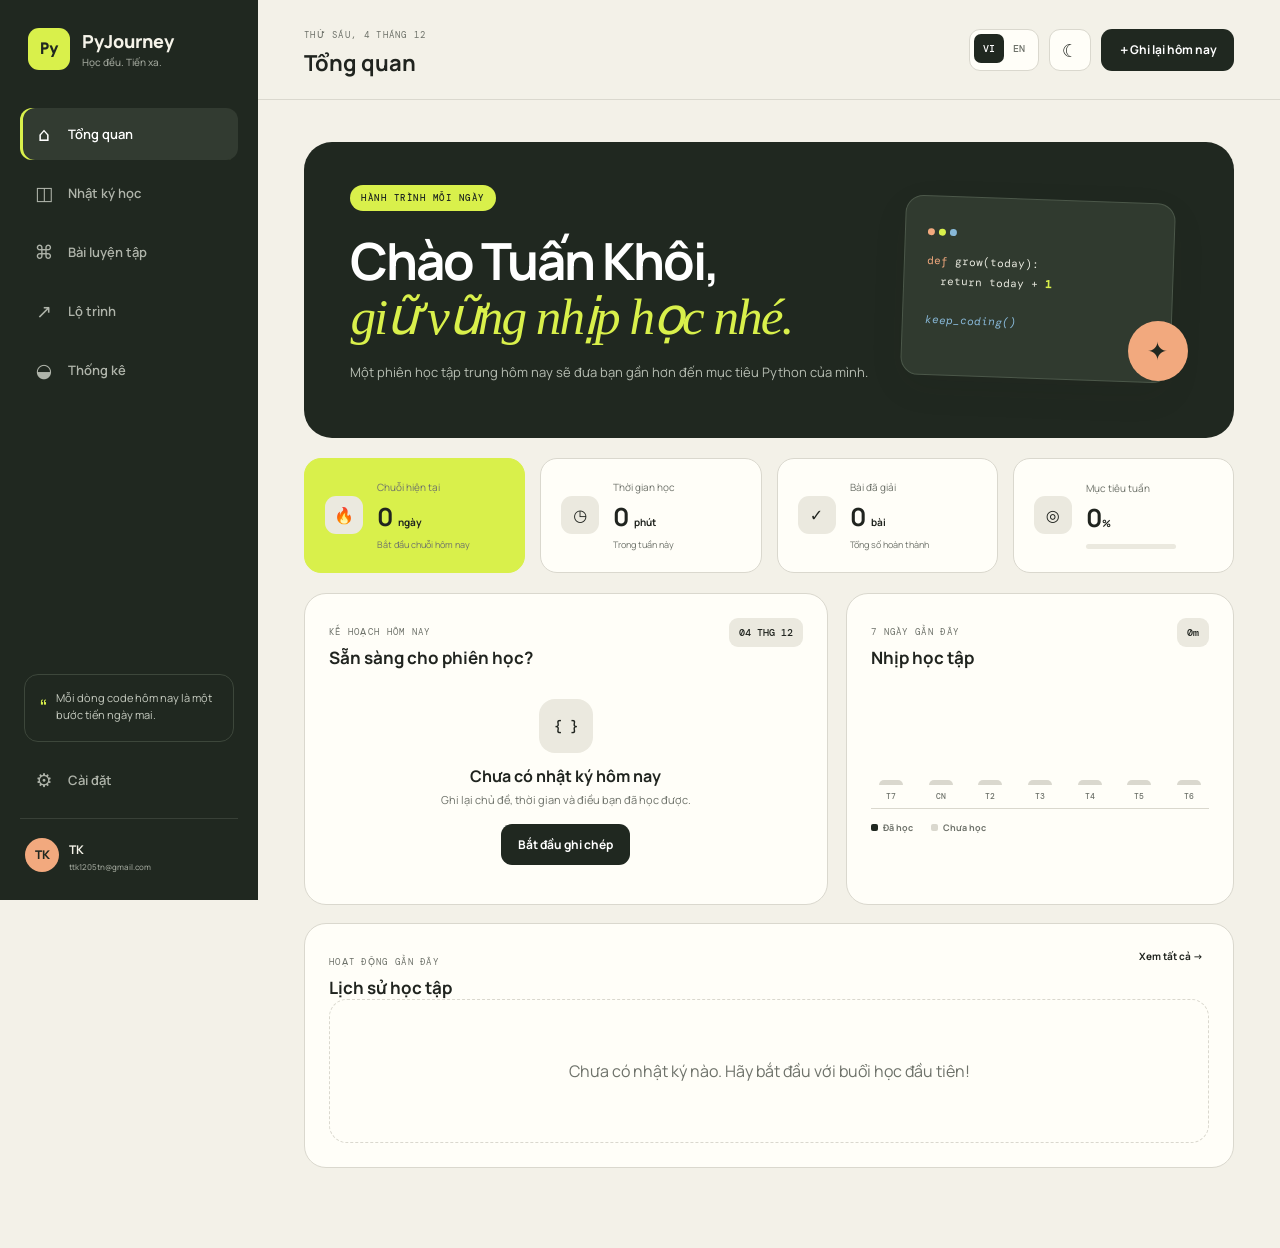
<file: index.html>
<!doctype html>
<html lang="vi">
<head>
  <meta charset="UTF-8">
  <meta name="viewport" content="width=device-width, initial-scale=1.0">
  <meta name="theme-color" content="#161a17">
  <meta name="description" content="PyJourney — nhật ký học và luyện tập Python mỗi ngày.">
  <title>PyJourney · Python learning tracker</title>
  <link rel="manifest" href="manifest.webmanifest">
  <link rel="icon" href="assets/icon.svg" type="image/svg+xml">
  <link rel="stylesheet" href="styles.css">
</head>
<body>
  <div class="app-shell">
    <aside class="sidebar" id="sidebar">
      <div class="brand"><span class="brand-mark">Py</span><span>PyJourney<small data-i18n="brandSub">Học đều. Tiến xa.</small></span></div>
      <nav id="nav">
        <button class="nav-item active" data-view="dashboard"><span>⌂</span><b data-i18n="navDashboard">Tổng quan</b></button>
        <button class="nav-item" data-view="journal"><span>◫</span><b data-i18n="navJournal">Nhật ký học</b></button>
        <button class="nav-item" data-view="exercises"><span>⌘</span><b data-i18n="navExercises">Bài luyện tập</b></button>
        <button class="nav-item" data-view="roadmap"><span>↗</span><b data-i18n="navRoadmap">Lộ trình</b></button>
        <button class="nav-item" data-view="insights"><span>◒</span><b data-i18n="navInsights">Thống kê</b></button>
      </nav>
      <div class="sidebar-bottom">
        <div class="quote"><span>“</span><p data-i18n="quote">Mỗi dòng code hôm nay là một bước tiến ngày mai.</p></div>
        <button class="nav-item" data-view="settings"><span>⚙</span><b data-i18n="navSettings">Cài đặt</b></button>
        <div class="profile"><div class="avatar">TK</div><div><strong>TK</strong><small>ttk1205tn@gmail.com</small></div></div>
      </div>
    </aside>

    <main>
      <header>
        <button class="icon-button menu-button" id="menuButton" aria-label="Menu">☰</button>
        <div class="header-title"><small id="eyebrow">MONDAY · 17 AUGUST</small><h1 id="pageTitle">Tổng quan</h1></div>
        <div class="header-actions">
          <button class="lang-switch" id="langSwitch"><span class="active">VI</span><span>EN</span></button>
          <button class="icon-button" id="themeButton" aria-label="Theme">☾</button>
          <button class="primary-button" id="quickLog"><span>＋</span><span data-i18n="logToday">Ghi lại hôm nay</span></button>
        </div>
      </header>

      <section class="view active" id="dashboardView">
        <div class="hero">
          <div><span class="pill" data-i18n="dayJourney">HÀNH TRÌNH MỖI NGÀY</span><h2><span data-i18n="hello">Chào Tuấn Khôi,</span><br><em data-i18n="keepMomentum">giữ vững nhịp học nhé.</em></h2><p data-i18n="heroText">Một phiên học tập trung hôm nay sẽ đưa bạn gần hơn đến mục tiêu Python của mình.</p></div>
          <div class="hero-art" aria-hidden="true"><div class="code-card"><i></i><i></i><i></i><pre><span>def</span> grow(today):
  return today + <b>1</b>

<em>keep_coding()</em></pre></div><div class="orbit">✦</div></div>
        </div>

        <div class="stats-grid">
          <article class="stat-card accent"><div class="stat-icon">🔥</div><div><small data-i18n="currentStreak">Chuỗi hiện tại</small><strong><span id="streakValue">0</span> <i data-i18n="days">ngày</i></strong><p id="streakHint">Bắt đầu chuỗi hôm nay</p></div></article>
          <article class="stat-card"><div class="stat-icon">◷</div><div><small data-i18n="studyTime">Thời gian học</small><strong><span id="minutesValue">0</span> <i data-i18n="minutes">phút</i></strong><p data-i18n="thisWeek">Trong tuần này</p></div></article>
          <article class="stat-card"><div class="stat-icon">✓</div><div><small data-i18n="solved">Bài đã giải</small><strong><span id="solvedValue">0</span> <i data-i18n="exercises">bài</i></strong><p data-i18n="totalCompleted">Tổng số hoàn thành</p></div></article>
          <article class="stat-card"><div class="stat-icon">◎</div><div><small data-i18n="weeklyGoal">Mục tiêu tuần</small><strong><span id="goalValue">0</span><i>%</i></strong><div class="progress"><span id="goalBar"></span></div></div></article>
        </div>

        <div class="dashboard-grid">
          <article class="panel today-panel"><div class="panel-head"><div><small data-i18n="todayPlan">KẾ HOẠCH HÔM NAY</small><h3 data-i18n="readySession">Sẵn sàng cho phiên học?</h3></div><span class="date-badge" id="dateBadge"></span></div><div id="todayEmpty" class="empty-state"><div class="empty-icon">{ }</div><h4 data-i18n="noLog">Chưa có nhật ký hôm nay</h4><p data-i18n="noLogDesc">Ghi lại chủ đề, thời gian và điều bạn đã học được.</p><button class="primary-button open-log" data-i18n="startLogging">Bắt đầu ghi chép</button></div><div id="todaySummary" class="today-summary hidden"></div></article>
          <article class="panel"><div class="panel-head"><div><small data-i18n="last7Days">7 NGÀY GẦN ĐÂY</small><h3 data-i18n="consistency">Nhịp học tập</h3></div><span class="trend" id="weekTotal">0m</span></div><div class="week-chart" id="weekChart"></div><div class="chart-caption"><span><i class="dot study"></i><b data-i18n="studied">Đã học</b></span><span><i class="dot rest"></i><b data-i18n="rest">Chưa học</b></span></div></article>
        </div>
        <article class="panel recent-panel"><div class="panel-head"><div><small data-i18n="recentActivity">HOẠT ĐỘNG GẦN ĐÂY</small><h3 data-i18n="learningHistory">Lịch sử học tập</h3></div><button class="text-button" data-view-jump="journal" data-i18n="viewAll">Xem tất cả →</button></div><div id="recentLogs"></div></article>
      </section>

      <section class="view" id="journalView"><div class="section-intro"><div><span class="pill" data-i18n="dailyRecord">GHI CHÉP MỖI NGÀY</span><h2 data-i18n="journalTitle">Nhật ký học Python</h2><p data-i18n="journalDesc">Theo dõi thời gian, kiến thức và cảm nhận sau mỗi phiên học.</p></div><button class="primary-button open-log">＋ <span data-i18n="newLog">Nhật ký mới</span></button></div><div class="filter-row"><input id="logSearch" type="search" data-i18n-placeholder="searchLogs" placeholder="Tìm theo chủ đề hoặc ghi chú..."><select id="moodFilter"><option value="" data-i18n="allMoods">Mọi trạng thái</option><option value="great">🤩 Great</option><option value="good">🙂 Good</option><option value="okay">😐 Okay</option><option value="hard">😓 Hard</option></select></div><div class="journal-list" id="journalList"></div></section>

      <section class="view" id="exercisesView"><div class="section-intro"><div><span class="pill">CODE · PRACTICE · REPEAT</span><h2 data-i18n="exerciseTitle">Bài luyện tập</h2><p data-i18n="exerciseDesc">Đánh dấu bài đã hoàn thành và xây nền tảng từng bước.</p></div><button class="secondary-button" id="addExercise">＋ <span data-i18n="addExercise">Thêm bài riêng</span></button></div><div class="exercise-filters" id="exerciseFilters"><button class="active" data-filter="all" data-i18n="all">Tất cả</button><button data-filter="beginner" data-i18n="beginner">Cơ bản</button><button data-filter="intermediate" data-i18n="intermediate">Trung cấp</button><button data-filter="advanced" data-i18n="advanced">Nâng cao</button></div><div class="exercise-grid" id="exerciseGrid"></div></section>

      <section class="view" id="roadmapView"><div class="section-intro"><div><span class="pill" data-i18n="yourPath">CON ĐƯỜNG CỦA BẠN</span><h2 data-i18n="roadmapTitle">Lộ trình Python</h2><p data-i18n="roadmapDesc">Một lộ trình có cấu trúc, từ cú pháp đến dự án thực tế.</p></div></div><div class="roadmap" id="roadmapList"></div></section>

      <section class="view" id="insightsView"><div class="section-intro"><div><span class="pill" data-i18n="lookBack">NHÌN LẠI ĐỂ TIẾN LÊN</span><h2 data-i18n="insightsTitle">Thống kê học tập</h2><p data-i18n="insightsDesc">Hiểu thói quen của bạn và điều chỉnh kế hoạch thông minh hơn.</p></div></div><div class="stats-grid insight-stats" id="insightStats"></div><div class="dashboard-grid"><article class="panel"><div class="panel-head"><h3 data-i18n="timeByTopic">Thời gian theo chủ đề</h3></div><div id="topicBars" class="topic-bars"></div></article><article class="panel"><div class="panel-head"><h3 data-i18n="moodOverview">Cảm nhận sau buổi học</h3></div><div id="moodChart" class="mood-chart"></div></article></div></section>

      <section class="view" id="settingsView"><div class="section-intro"><div><span class="pill" data-i18n="personalize">CÁ NHÂN HÓA</span><h2 data-i18n="settingsTitle">Cài đặt</h2><p data-i18n="settingsDesc">Điều chỉnh mục tiêu, ngôn ngữ và quản lý dữ liệu.</p></div></div><div class="settings-grid"><article class="panel setting-card"><h3 data-i18n="learningGoal">Mục tiêu học tập</h3><label><span data-i18n="weeklyMinutes">Số phút mỗi tuần</span><input type="number" id="weeklyGoalInput" min="30" max="5000" step="30"></label><button class="primary-button" id="saveSettings" data-i18n="saveChanges">Lưu thay đổi</button></article><article class="panel setting-card"><h3 data-i18n="dataManagement">Quản lý dữ liệu</h3><p data-i18n="dataDesc">Xuất bản sao lưu định kỳ để dữ liệu luôn thuộc về bạn.</p><div class="button-stack"><button class="secondary-button" id="exportData" data-i18n="exportData">Xuất dữ liệu (.json)</button><label class="secondary-button file-button"><span data-i18n="importData">Nhập dữ liệu</span><input type="file" id="importData" accept="application/json"></label><button class="danger-button" id="resetData" data-i18n="resetData">Xóa toàn bộ dữ liệu</button></div></article><article class="panel setting-card"><h3 data-i18n="aboutApp">Về ứng dụng</h3><p>PyJourney v1.0 · PWA</p><p><span data-i18n="owner">Chủ sở hữu</span>: <a href="mailto:ttk1205tn@gmail.com">ttk1205tn@gmail.com</a></p><p data-i18n="privacyNote">Dữ liệu hiện chỉ được lưu trên thiết bị này và không gửi tới máy chủ.</p></article></div></section>
    </main>
  </div>

  <dialog id="logDialog"><form id="logForm"><div class="dialog-head"><div><small data-i18n="dailySession">DAILY SESSION</small><h2 data-i18n="recordStudy">Ghi lại buổi học</h2></div><button type="button" data-close="logDialog" class="close-button" aria-label="Close">×</button></div><div class="form-grid"><label><span data-i18n="date">Ngày</span><input required type="date" name="date"></label><label><span data-i18n="duration">Thời lượng (phút)</span><input required type="number" name="minutes" min="1" max="1440" placeholder="45"></label><label class="full"><span data-i18n="topic">Chủ đề</span><input required name="topic" maxlength="80" data-i18n-placeholder="topicPlaceholder" placeholder="Ví dụ: List comprehension"></label><label><span data-i18n="mood">Cảm nhận</span><select name="mood"><option value="great">🤩 Great</option><option value="good">🙂 Good</option><option value="okay">😐 Okay</option><option value="hard">😓 Hard</option></select></label><label><span data-i18n="exerciseCount">Số bài đã giải</span><input type="number" name="solved" min="0" max="999" value="0"></label><label class="full"><span data-i18n="learned">Hôm nay bạn học được gì?</span><textarea required name="notes" rows="5" maxlength="1000" data-i18n-placeholder="notesPlaceholder" placeholder="Ghi lại khái niệm, lỗi sai hoặc khám phá mới..."></textarea></label></div><div class="dialog-actions"><button type="button" data-close="logDialog" class="secondary-button" data-i18n="cancel">Hủy</button><button type="submit" class="primary-button" data-i18n="saveLog">Lưu nhật ký</button></div></form></dialog>
  <dialog id="exerciseDialog"><form id="exerciseForm"><div class="dialog-head"><h2 data-i18n="addExercise">Thêm bài riêng</h2><button type="button" data-close="exerciseDialog" class="close-button">×</button></div><label><span data-i18n="exerciseName">Tên bài tập</span><input required name="title" maxlength="100"></label><label><span data-i18n="level">Cấp độ</span><select name="level"><option value="beginner" data-i18n="beginner">Cơ bản</option><option value="intermediate" data-i18n="intermediate">Trung cấp</option><option value="advanced" data-i18n="advanced">Nâng cao</option></select></label><label><span data-i18n="description">Mô tả</span><textarea name="description" rows="3"></textarea></label><div class="dialog-actions"><button type="button" data-close="exerciseDialog" class="secondary-button" data-i18n="cancel">Hủy</button><button type="submit" class="primary-button" data-i18n="add">Thêm</button></div></form></dialog>
  <div class="toast" id="toast"></div>
  <script src="app.js"></script>
</body>
</html>
</file>
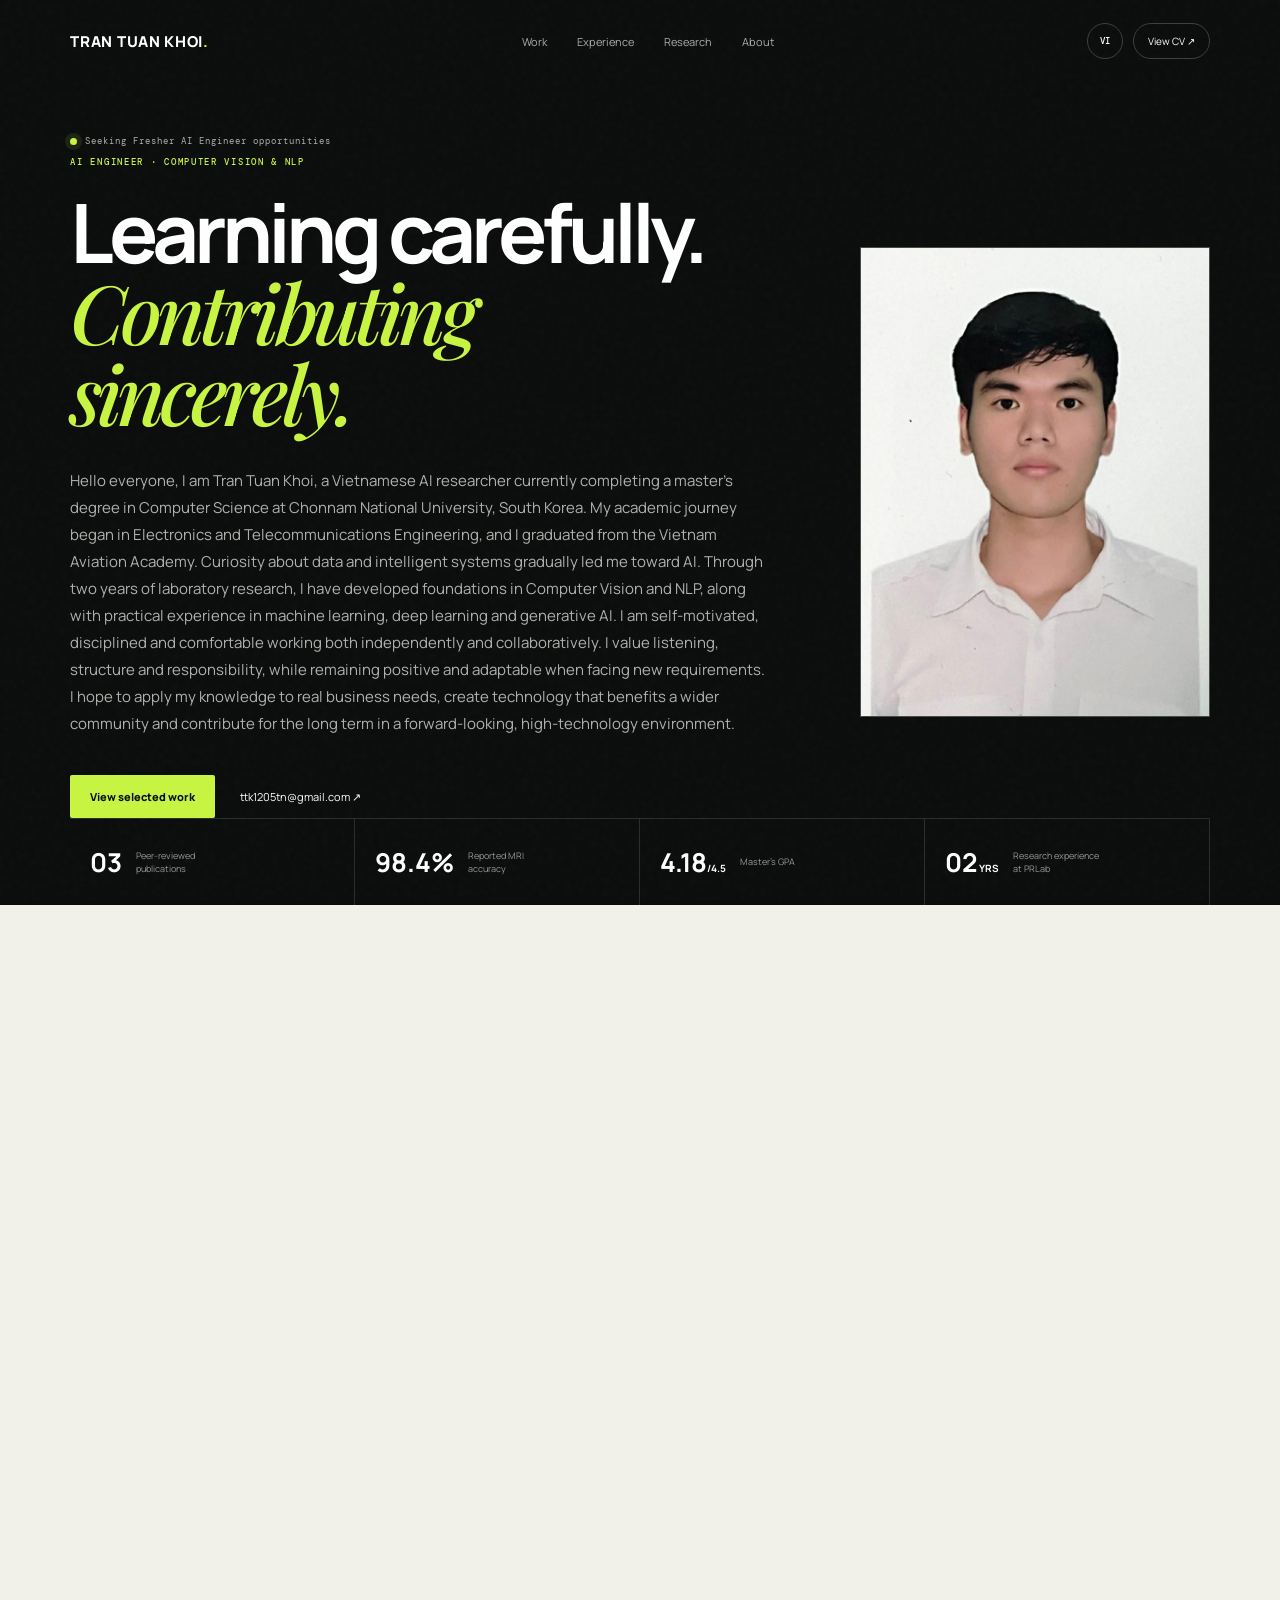
<file: portfolio/index.html>
<!doctype html>
<html lang="en">
<head>
  <meta charset="UTF-8"><meta name="viewport" content="width=device-width,initial-scale=1">
  <meta name="theme-color" content="#0b0d0c"><meta name="description" content="Tuan Khoi Tran — AI Engineer focused on computer vision, multimodal learning and intelligent retrieval.">
  <title>Tuan Khoi Tran · AI Engineer</title><link rel="icon" href="../assets/icon.svg"><link rel="stylesheet" href="portfolio.css"><link rel="stylesheet" href="experience.css"><link rel="stylesheet" href="updates.css">
</head>
<body>
  <div class="noise"></div>
  <nav><a class="logo" href="#top">TRAN TUAN KHOI<span>.</span></a><div class="navlinks"><a href="#work" data-en="Work" data-vi="Dự án">Work</a><a href="#experience" data-en="Experience" data-vi="Kinh nghiệm">Experience</a><a href="#research" data-en="Research" data-vi="Nghiên cứu">Research</a><a href="#about" data-en="About" data-vi="Giới thiệu">About</a></div><div class="nav-actions"><button id="lang">VI</button><a class="cv-link" href="cv.html?v=roles-20260819" data-en="View CV ↗" data-vi="Xem CV ↗">View CV ↗</a></div></nav>
  <main id="top">
    <section class="hero reveal">
      <div class="availability"><i></i><span data-en="Seeking Fresher AI Engineer opportunities" data-vi="Tìm kiếm cơ hội AI Engineer Fresher">Seeking Fresher AI Engineer opportunities</span></div>
      <div class="hero-grid"><div><p class="eyebrow">AI ENGINEER · COMPUTER VISION & NLP</p><h1><span data-en="Learning carefully." data-vi="Học hỏi nghiêm túc.">Learning carefully.</span><br><em data-en="Contributing sincerely." data-vi="Đóng góp chân thành.">Contributing sincerely.</em></h1><p class="lead" data-en="Hello everyone, I am Tuan Khoi, a Vietnamese AI researcher currently completing a master's degree in Computer Science at Chonnam National University, South Korea. My academic journey began in Electronics and Telecommunications Engineering, and I graduated from the Vietnam Aviation Academy. Curiosity about data and intelligent systems gradually led me toward AI. Through two years of laboratory research, I have developed foundations in Computer Vision and NLP, along with practical experience in machine learning, deep learning and generative AI. I am self-motivated, disciplined and comfortable working both independently and collaboratively. I value listening, structure and responsibility, while remaining positive and adaptable when facing new requirements. I hope to apply my knowledge to real business needs, create technology that benefits a wider community and contribute for the long term in a forward-looking, high-technology environment." data-vi="Kính chào mọi người, tôi là Tuấn Khôi, một nghiên cứu viên AI người Việt Nam hiện đang hoàn thành chương trình thạc sĩ Khoa học Máy tính tại Đại học Quốc gia Chonnam, Hàn Quốc. Hành trình học tập của tôi bắt đầu từ ngành Điện tử Viễn thông và tốt nghiệp tại Học viện Hàng không Việt Nam; sự tò mò về dữ liệu và các hệ thống thông minh đã từng bước đưa tôi đến với AI. Qua hai năm nghiên cứu tại phòng thí nghiệm, tôi xây dựng nền tảng về Computer Vision và NLP, cùng kinh nghiệm thực hành về machine learning, deep learning và AI tạo sinh. Tôi là người có tinh thần tự học, kỷ luật, có thể làm việc độc lập và phối hợp tốt trong tập thể. Tôi đề cao việc lắng nghe, làm việc có cấu trúc và trách nhiệm, đồng thời luôn giữ sự tích cực, linh hoạt trước những yêu cầu mới. Tôi mong muốn áp dụng kiến thức vào nhu cầu thực tế của doanh nghiệp, tạo ra công nghệ phục vụ số đông và đóng góp lâu dài trong một môi trường công nghệ cao, giàu tư duy đổi mới.">Hello everyone, I am Tuan Khoi, a Vietnamese AI researcher currently completing a master's degree in Computer Science at Chonnam National University, South Korea. My academic journey began in Electronics and Telecommunications Engineering, and I graduated from the Vietnam Aviation Academy. Curiosity about data and intelligent systems gradually led me toward AI. Through two years of laboratory research, I have developed foundations in Computer Vision and NLP, along with practical experience in machine learning, deep learning and generative AI. I am self-motivated, disciplined and comfortable working both independently and collaboratively. I value listening, structure and responsibility, while remaining positive and adaptable when facing new requirements. I hope to apply my knowledge to real business needs, create technology that benefits a wider community and contribute for the long term in a forward-looking, high-technology environment.</p><div class="hero-cta"><a class="primary" href="#work" data-en="View selected work" data-vi="Xem dự án tiêu biểu">View selected work</a><a href="mailto:ttk1205tn@gmail.com">ttk1205tn@gmail.com ↗</a></div></div>
      <div class="portrait-wrap"><div class="portrait-placeholder portrait-photo"><img src="anhcanhan.jpeg" alt="Portrait of Tran Tuan Khoi" width="968" height="1343" fetchpriority="high"></div></div></div>
      <div class="proof"><div><strong>03</strong><span data-en="Peer-reviewed publications" data-vi="Công bố khoa học">Peer-reviewed publications</span></div><div><strong>98.4%</strong><span data-en="Reported MRI accuracy" data-vi="Độ chính xác MRI báo cáo">Reported MRI accuracy</span></div><div><strong>4.18<small>/4.5</small></strong><span data-en="Master's GPA" data-vi="GPA Thạc sĩ">Master's GPA</span></div><div><strong>02<small> YRS</small></strong><span data-en="Research experience at PRLab" data-vi="Kinh nghiệm nghiên cứu tại PRLab">Research experience at PRLab</span></div></div>
    </section>

    <section class="manifesto reveal"><p class="section-index">01 / PROFILE</p><div><h2 data-en="Curious by nature. Careful in practice." data-vi="Luôn tò mò học hỏi. Luôn cẩn trọng khi làm.">Curious by nature. Careful in practice.</h2><p data-en="My work sits at the intersection of computer vision, deep learning and information retrieval. I enjoy listening to different perspectives, breaking complex questions into manageable steps and learning from both successful and unsuccessful experiments. For me, good engineering is not about having the loudest answer; it is about understanding the need, working responsibly and helping the team reach a reliable result." data-vi="Công việc của tôi nằm tại giao điểm của thị giác máy tính, học sâu và truy hồi thông tin. Tôi thích lắng nghe những góc nhìn khác nhau, chia nhỏ vấn đề phức tạp thành từng bước có thể xử lý và học từ cả những thực nghiệm thành công lẫn chưa thành công. Với tôi, kỹ thuật tốt không nằm ở câu trả lời ấn tượng nhất, mà ở việc hiểu đúng nhu cầu, làm việc có trách nhiệm và cùng đội ngũ đi đến một kết quả đáng tin cậy.">My work sits at the intersection of computer vision, deep learning and information retrieval. I enjoy listening to different perspectives, breaking complex questions into manageable steps and learning from both successful and unsuccessful experiments. For me, good engineering is not about having the loudest answer; it is about understanding the need, working responsibly and helping the team reach a reliable result.</p></div></section>

    <section id="work" class="work reveal"><div class="section-head"><div><p class="section-index">02 / SELECTED WORK</p><h2 data-en="Research shaped by real-world needs." data-vi="Những nghiên cứu bắt đầu từ những yêu cầu thực tế.">Research shaped by real-world needs.</h2></div><p data-en="Selected academic and independent projects." data-vi="Các dự án học thuật và cá nhân tiêu biểu.">Selected academic and independent projects.</p></div>
      <article class="project featured"><div class="project-visual mri model-architecture"><img src="Model_luanvan.jpeg" alt="Two-stage Wavelet-Attention architecture for brain MRI classification" width="1430" height="1023" loading="lazy"><span class="metric">98.4%<small> reported accuracy</small></span></div><div class="project-copy"><span class="project-no">01 · MEDICAL AI</span><h3>Wavelet–Attention Brain MRI Classification</h3><p data-en="A deep learning approach that combines wavelet-domain representations with attention to preserve multi-scale structural and texture cues for four-class brain MRI classification." data-vi="Phương pháp học sâu kết hợp biểu diễn miền wavelet và cơ chế attention nhằm bảo toàn đặc trưng cấu trúc, kết cấu đa tỉ lệ cho bài toán phân loại MRI não bốn lớp.">A deep learning approach that combines wavelet-domain representations with attention to preserve multi-scale structural and texture cues for four-class brain MRI classification.</p><ul><li data-en="Designed the wavelet-attention learning strategy and experimental pipeline." data-vi="Thiết kế chiến lược học wavelet-attention và quy trình thực nghiệm.">Designed the wavelet-attention learning strategy and experimental pipeline.</li><li data-en="Evaluated on a 7,023-image shared brain MRI dataset." data-vi="Đánh giá trên bộ dữ liệu MRI não công khai gồm 7.023 ảnh.">Evaluated on a 7,023-image shared brain MRI dataset.</li><li data-en="Extended master's research into a peer-reviewed journal publication." data-vi="Phát triển luận văn thạc sĩ thành công bố tạp chí phản biện.">Extended master's research into a peer-reviewed journal publication.</li></ul><div class="chips"><span>PyTorch</span><span>Wavelet Transform</span><span>Attention</span><span>Grad-CAM</span></div></div></article>
      <div class="project-pair"><article class="project compact"><div class="project-visual fusion"><div class="face rgb">RGB</div><b>＋</b><div class="face thermal">THERMAL</div></div><div class="project-copy"><span class="project-no">02 · MULTIMODAL AI</span><h3>RGB–Thermal Emotion Recognition</h3><p data-en="Feature-fusion architectures that augment RGB facial cues with synthetic thermal representations. A deeper feature block was later introduced to recover subtle patterns missed by the baseline." data-vi="Kiến trúc hợp nhất đặc trưng bổ sung biểu diễn nhiệt tổng hợp cho tín hiệu khuôn mặt RGB. Một deep feature block được phát triển nhằm khôi phục các mẫu tinh tế bị baseline bỏ sót.">Feature-fusion architectures that augment RGB facial cues with synthetic thermal representations. A deeper feature block was later introduced to recover subtle patterns missed by the baseline.</p><div class="result-row"><b>92%</b><span data-en="conference study" data-vi="nghiên cứu hội nghị">conference study</span><b>95%</b><span data-en="journal extension · KDEF" data-vi="mở rộng tạp chí · KDEF">journal extension · KDEF</span></div><div class="chips"><span>VGG</span><span>Feature Fusion</span><span>KDEF</span></div></div></article>
      <article class="project compact"><div class="project-visual retrieval"><div class="query">query_vector</div><div class="nodes"><i></i><i></i><i></i><i></i><i></i></div><div class="docs">S2ORC<br>papers</div></div><div class="project-copy"><span class="project-no">03 · INFORMATION RETRIEVAL</span><h3>Scientific Paper Recommendation</h3><p data-en="A domain-focused discovery system for computer science literature using S2ORC. The pipeline embeds scholarly content, indexes vectors with FAISS and retrieves semantically relevant research papers." data-vi="Hệ thống khám phá tài liệu chuyên biệt cho khoa học máy tính sử dụng S2ORC. Pipeline mã hóa nội dung học thuật, lập chỉ mục vector bằng FAISS và truy hồi các bài nghiên cứu liên quan theo ngữ nghĩa.">A domain-focused discovery system for computer science literature using S2ORC. The pipeline embeds scholarly content, indexes vectors with FAISS and retrieves semantically relevant research papers.</p><div class="result-row retrieval-results"><b>0.83</b><span>R@50</span><b>0.88</b><span>R@100</span><b>0.92</b><span>R@200</span></div><div class="chips"><span>FAISS</span><span>Hugging Face</span><span>S2ORC</span><span>Semantic Search</span></div></div></article></div>
      <article class="project thesis"><div class="project-copy"><span class="project-no">04 · EDGE AI / BACHELOR THESIS</span><h3 data-en="AI Face-Recognition Access System" data-vi="Hệ thống mở cửa bằng nhận diện khuôn mặt AI">AI Face-Recognition Access System</h3><p data-en="Designed a prototype that enrolled authorized users, trained a facial recognition model and controlled physical access on a Raspberry Pi 3—connecting model development with a real edge device." data-vi="Thiết kế nguyên mẫu thu thập dữ liệu người dùng được cấp phép, huấn luyện mô hình nhận diện khuôn mặt và điều khiển truy cập trên Raspberry Pi 3—kết nối phát triển mô hình với thiết bị edge thực tế.">Designed a prototype that enrolled authorized users, trained a facial recognition model and controlled physical access on a Raspberry Pi 3—connecting model development with a real edge device.</p><div class="chips"><span>Python</span><span>OpenCV</span><span>Raspberry Pi 3</span><span>Edge AI</span></div></div><div class="door-diagram"><span>CAMERA</span><i>→</i><span>FACE ID</span><i>→</i><span>ACCESS</span></div></article>
    </section>

    <section id="experience" class="experience reveal"><div class="section-head"><div><p class="section-index">03 / EXPERIENCE</p><h2 data-en="Professional experience." data-vi="Kinh nghiệm làm việc.">Professional experience.</h2></div><p data-en="Experience in Korea and Vietnam." data-vi="Kinh nghiệm tại Hàn Quốc và Việt Nam.">Experience in Korea and Vietnam.</p></div>
      <div class="timeline">
        <article><div class="timeline-date">AUG 2024 — AUG 2026<small>2 YEARS</small></div><div><span>PRLab · CHONNAM NATIONAL UNIVERSITY · SOUTH KOREA</span><h3 data-en="Graduate Researcher" data-vi="Nghiên cứu viên cao học">Graduate Researcher</h3><p data-en="Conducted research in computer vision and deep learning, with a focus on multimodal facial emotion recognition and brain MRI classification. Designed experiments, evaluated model behavior and contributed to three peer-reviewed conference and journal publications while collaborating in an international laboratory environment." data-vi="Thực hiện nghiên cứu về thị giác máy tính và học sâu, tập trung vào nhận diện cảm xúc khuôn mặt đa phương thức và phân loại MRI não. Thiết kế thực nghiệm, đánh giá hành vi mô hình và đóng góp vào ba công bố hội nghị, tạp chí có phản biện trong môi trường phòng thí nghiệm quốc tế.">Conducted research in computer vision and deep learning, with a focus on multimodal facial emotion recognition and brain MRI classification. Designed experiments, evaluated model behavior and contributed to three peer-reviewed conference and journal publications while collaborating in an international laboratory environment.</p></div></article>
        <article><div class="timeline-date">2023<small>6 MONTHS</small></div><div><span>FPT TELECOM · DATA CENTER · DISTRICT 7, HO CHI MINH CITY</span><h3 data-en="Technology Trainee" data-vi="Sinh viên Công nghệ Tập sự">Technology Trainee</h3><p data-en="Gained practical exposure to data-center operations and telecommunications infrastructure in a professional environment. Learned to follow operational procedures, coordinate with technical teams and approach infrastructure work with care and discipline." data-vi="Tiếp cận thực tế hoạt động trung tâm dữ liệu và hạ tầng viễn thông trong môi trường chuyên nghiệp. Rèn luyện việc tuân thủ quy trình vận hành, phối hợp với đội ngũ kỹ thuật và thực hiện công việc hạ tầng một cách cẩn trọng, kỷ luật.">Gained practical exposure to data-center operations and telecommunications infrastructure in a professional environment. Learned to follow operational procedures, coordinate with technical teams and approach infrastructure work with care and discipline.</p></div></article>
        <article><div class="timeline-date">MAR — JUN 2023<small>3 MONTHS</small></div><div><span>TAN SON NHAT AIRPORT RADAR STATION · HO CHI MINH CITY</span><h3 data-en="Radar Engineering Intern" data-vi="Thực tập sinh Kỹ thuật Radar">Radar Engineering Intern</h3><p data-en="Observed and supported day-to-day work around airport radar and aviation communication systems. Developed an appreciation for safety-critical infrastructure, technical accuracy and the responsibility required in operational environments." data-vi="Quan sát và hỗ trợ công việc hằng ngày liên quan đến radar sân bay và hệ thống thông tin hàng không. Hiểu rõ hơn giá trị của hạ tầng an toàn trọng yếu, độ chính xác kỹ thuật và tinh thần trách nhiệm trong môi trường vận hành.">Observed and supported day-to-day work around airport radar and aviation communication systems. Developed an appreciation for safety-critical infrastructure, technical accuracy and the responsibility required in operational environments.</p></div></article>
      </div>
    </section>

    <section id="research" class="research reveal"><div class="section-head"><div><p class="section-index">04 / PUBLICATIONS</p><h2 data-en="Accepted research publications." data-vi="Nghiên cứu đã được chấp nhận.">Accepted research publications.</h2></div><a href="https://scholar.google.com/citations?user=8_Ee5VsAAAAJ&hl=en" target="_blank">Google Scholar ↗</a></div>
      <div class="pub-list">
        <a class="pub" target="_blank" href="https://scholar.google.com/citations?view_op=view_citation&hl=en&user=8_Ee5VsAAAAJ&citation_for_view=8_Ee5VsAAAAJ:2osOgNQ5qMEC"><span>MAR 2026 · JOURNAL</span><h3>Multi-stage wavelet-attention deep learning for brain MRI classification</h3><p>Multimedia Systems · Springer Nature</p><i>↗</i></a>
        <a class="pub" target="_blank" href="https://scholar.google.com/citations?view_op=view_citation&hl=en&user=8_Ee5VsAAAAJ&citation_for_view=8_Ee5VsAAAAJ:9yKSN-GCB0IC"><span>JAN 2026 · JOURNAL</span><h3>Leveraging deep visual geometry group network for facial emotion recognition through RGB and thermal image fusion</h3><p>Multimedia Tools and Applications · Springer Nature</p><i>↗</i></a>
        <a class="pub" target="_blank" href="https://scholar.google.com/citations?view_op=view_citation&hl=en&user=8_Ee5VsAAAAJ&citation_for_view=8_Ee5VsAAAAJ:u-x6o8ySG0sC"><span>DEC 2024 · CONFERENCE</span><h3>Emotion Recognition Using RGB and Thermal Image Fusion</h3><p>13th International Conference on Smart Media & Applications</p><i>↗</i></a>
      </div>
    </section>

    <section id="about" class="about reveal"><p class="section-index">05 / EDUCATION</p><div class="about-grid"><div><h2 data-en="Education." data-vi="Học vấn.">Education.</h2><p data-en="Graduated from the Vietnam Aviation Academy with a Bachelor's degree in Electronics and Telecommunications Engineering. Graduated from Chonnam National University with a Master's degree in Computer Science." data-vi="Tốt nghiệp đại học tại Học viện Hàng không Việt Nam, ngành Điện tử Viễn thông. Tốt nghiệp thạc sĩ tại Đại học Quốc gia Chonnam, ngành Khoa học Máy tính.">Graduated from the Vietnam Aviation Academy with a Bachelor's degree in Electronics and Telecommunications Engineering. Graduated from Chonnam National University with a Master's degree in Computer Science.</p></div><div class="education"><div><time>AUG 2024 — AUG 2026</time><h3>M.S. in Computer Science</h3><p>Chonnam National University · South Korea</p><strong>GPA 4.18 / 4.5</strong></div><div><time>SEP 2019 — MAR 2024</time><h3>B.Eng. in Electronics & Telecommunications</h3><p>Vietnam Aviation Academy · Vietnam</p><strong>GPA 3.14 / 4.0</strong></div></div></div>
      <div class="skills"><div><small>PROGRAMMING</small><p>Python · C</p></div><div><small>DEEP LEARNING</small><p>PyTorch · TensorFlow · CNN · Attention · Multimodal Fusion</p></div><div><small>ML & RETRIEVAL</small><p>Hugging Face · FAISS · Embeddings · Recommendation Systems</p></div><div><small>PROTOTYPING</small><p>Gradio · Streamlit · OpenCV · Raspberry Pi · Git</p></div><div><small>RESEARCH INTERESTS</small><p>Computer Vision · Medical AI · Multimodal Learning · LLMs · RAG</p></div><div><small>SPOKEN LANGUAGES</small><p>Vietnamese · English (working proficiency; IELTS 5.5 / TOEIC 550 equivalent)</p></div></div>
    </section>
    <section class="contact reveal"><p class="section-index">06 / CONTACT</p><h2 data-en="Thank you for taking the time." data-vi="Cảm ơn bạn đã dành thời gian.">Thank you for taking the time.</h2><p data-en="I am seeking Fresher AI Engineer opportunities, including roles involving computer vision, NLP, information retrieval and generative AI. I hope to join a high-technology environment, support real business needs and contribute to the company for the long term." data-vi="Tôi đang tìm kiếm cơ hội AI Engineer Fresher, bao gồm các vị trí liên quan đến Computer Vision, NLP, truy hồi thông tin và AI tạo sinh. Tôi mong muốn được làm việc trong môi trường công nghệ cao, đóng góp cho nhu cầu thực tế và đồng hành lâu dài cùng doanh nghiệp.">I am seeking Fresher AI Engineer opportunities, including roles involving computer vision, NLP, information retrieval and generative AI. I hope to join a high-technology environment, support real business needs and contribute to the company for the long term.</p><a href="mailto:ttk1205tn@gmail.com">ttk1205tn@gmail.com <span>↗</span></a><div class="contact-empty"><span>KOREA · <b><a href="tel:+821081056512">+82 10-8105-6512</a> · GWANGJU</b></span><span>VIETNAM · <b><a href="tel:+84792436950">+84 792 43 6950</a> · HO CHI MINH CITY</b></span></div></section>
  </main>
  <footer><span>© <b id="year"></b> Tuan Khoi Tran</span><a href="#top">Back to top ↑</a></footer>
  <script src="portfolio.js?v=roles-20260819"></script>
</body></html>
</file>
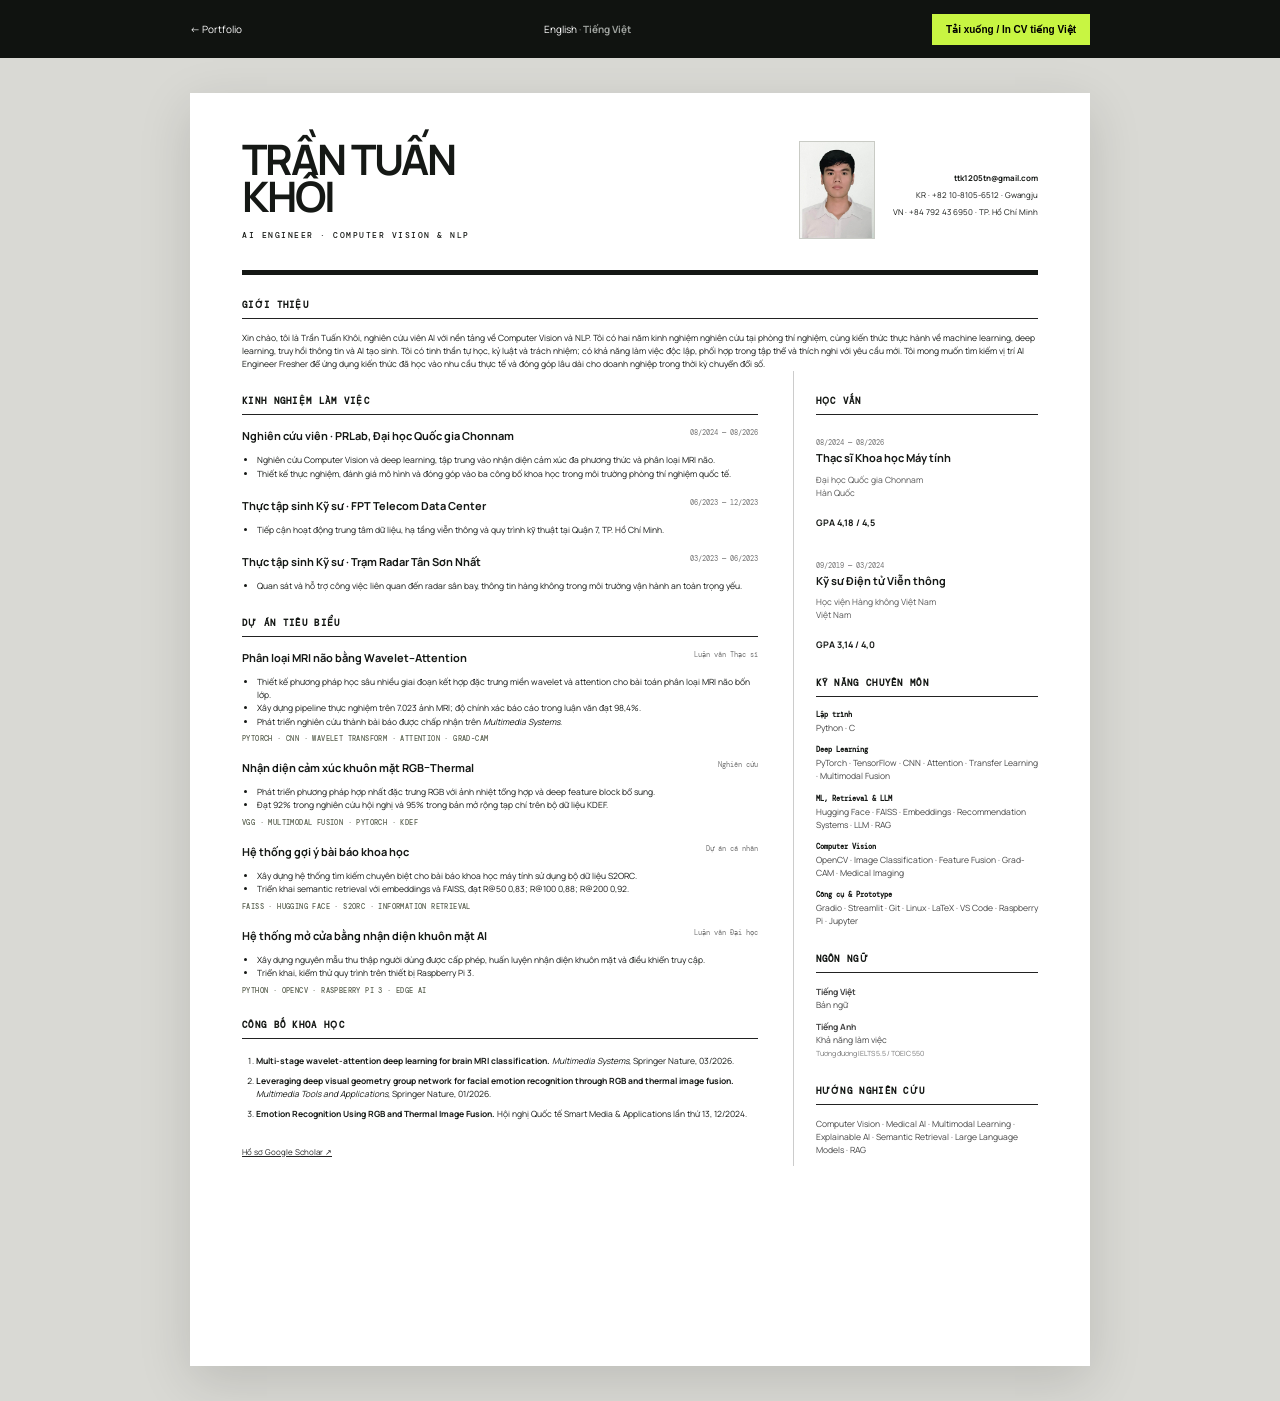
<file: portfolio/cv-vi.html>
<!doctype html><html lang="vi"><head><meta charset="UTF-8"><meta name="viewport" content="width=device-width,initial-scale=1"><title>Trần Tuấn Khôi · CV tiếng Việt</title><link rel="stylesheet" href="cv.css?v=readable-20260819"><link rel="stylesheet" href="cv-photo.css?v=readable-20260819"><link rel="stylesheet" href="cv-print-fix.css?v=readable-20260819"></head><body>
<div class="toolbar"><a href="index.html?v=fresher-20260819">← Portfolio</a><span><a href="cv.html?v=fresher-20260819">English</a> · <b>Tiếng Việt</b></span><button onclick="window.print()">Tải xuống / In CV tiếng Việt</button></div>
<main class="resume">
  <header><div><h1>TRẦN TUẤN<br>KHÔI</h1><p>AI ENGINEER · COMPUTER VISION & NLP</p></div><img class="cv-photo" src="anhcanhan.jpeg" alt="Ảnh chân dung Trần Tuấn Khôi" width="968" height="1343"><div class="contact"><b>ttk1205tn@gmail.com</b><span>KR · +82 10-8105-6512 · Gwangju</span><span>VN · +84 792 43 6950 · TP. Hồ Chí Minh</span></div></header>
  <section class="summary"><h2>GIỚI THIỆU</h2><p>Xin chào, tôi là Trần Tuấn Khôi, nghiên cứu viên AI với nền tảng về Computer Vision và NLP. Tôi có hai năm kinh nghiệm nghiên cứu tại phòng thí nghiệm, cùng kiến thức thực hành về machine learning, deep learning, truy hồi thông tin và AI tạo sinh. Tôi có tinh thần tự học, kỷ luật và trách nhiệm; có khả năng làm việc độc lập, phối hợp trong tập thể và thích nghi với yêu cầu mới. Tôi mong muốn tìm kiếm vị trí AI Engineer Fresher để ứng dụng kiến thức đã học vào nhu cầu thực tế và đóng góp lâu dài cho doanh nghiệp trong thời kỳ chuyển đổi số.</p></section>
  <div class="columns"><div class="maincol">
    <section><h2>KINH NGHIỆM LÀM VIỆC</h2>
      <article><div class="title"><h3>Nghiên cứu viên · PRLab, Đại học Quốc gia Chonnam</h3><time>08/2024 — 08/2026</time></div><ul><li>Nghiên cứu Computer Vision và deep learning, tập trung vào nhận diện cảm xúc đa phương thức và phân loại MRI não.</li><li>Thiết kế thực nghiệm, đánh giá mô hình và đóng góp vào ba công bố khoa học trong môi trường phòng thí nghiệm quốc tế.</li></ul></article>
      <article><div class="title"><h3>Thực tập sinh Kỹ sư · FPT Telecom Data Center</h3><time>06/2023 — 12/2023</time></div><ul><li>Tiếp cận hoạt động trung tâm dữ liệu, hạ tầng viễn thông và quy trình kỹ thuật tại Quận 7, TP. Hồ Chí Minh.</li></ul></article>
      <article><div class="title"><h3>Thực tập sinh Kỹ sư · Trạm Radar Tân Sơn Nhất</h3><time>03/2023 — 06/2023</time></div><ul><li>Quan sát và hỗ trợ công việc liên quan đến radar sân bay, thông tin hàng không trong môi trường vận hành an toàn trọng yếu.</li></ul></article>
    </section>
    <section><h2>DỰ ÁN TIÊU BIỂU</h2>
      <article><div class="title"><h3>Phân loại MRI não bằng Wavelet–Attention</h3><time>Luận văn Thạc sĩ</time></div><ul><li>Thiết kế phương pháp học sâu nhiều giai đoạn kết hợp đặc trưng miền wavelet và attention cho bài toán phân loại MRI não bốn lớp.</li><li>Xây dựng pipeline thực nghiệm trên 7.023 ảnh MRI; độ chính xác báo cáo trong luận văn đạt 98,4%.</li><li>Phát triển nghiên cứu thành bài báo được chấp nhận trên <i>Multimedia Systems</i>.</li></ul><p class="tech">PYTORCH · CNN · WAVELET TRANSFORM · ATTENTION · GRAD-CAM</p></article>
      <article><div class="title"><h3>Nhận diện cảm xúc khuôn mặt RGB–Thermal</h3><time>Nghiên cứu</time></div><ul><li>Phát triển phương pháp hợp nhất đặc trưng RGB với ảnh nhiệt tổng hợp và deep feature block bổ sung.</li><li>Đạt 92% trong nghiên cứu hội nghị và 95% trong bản mở rộng tạp chí trên bộ dữ liệu KDEF.</li></ul><p class="tech">VGG · MULTIMODAL FUSION · PYTORCH · KDEF</p></article>
      <article><div class="title"><h3>Hệ thống gợi ý bài báo khoa học</h3><time>Dự án cá nhân</time></div><ul><li>Xây dựng hệ thống tìm kiếm chuyên biệt cho bài báo khoa học máy tính sử dụng bộ dữ liệu S2ORC.</li><li>Triển khai semantic retrieval với embeddings và FAISS, đạt R@50 0,83; R@100 0,88; R@200 0,92.</li></ul><p class="tech">FAISS · HUGGING FACE · S2ORC · INFORMATION RETRIEVAL</p></article>
      <article><div class="title"><h3>Hệ thống mở cửa bằng nhận diện khuôn mặt AI</h3><time>Luận văn Đại học</time></div><ul><li>Xây dựng nguyên mẫu thu thập người dùng được cấp phép, huấn luyện nhận diện khuôn mặt và điều khiển truy cập.</li><li>Triển khai, kiểm thử quy trình trên thiết bị Raspberry Pi 3.</li></ul><p class="tech">PYTHON · OPENCV · RASPBERRY PI 3 · EDGE AI</p></article>
    </section>
    <section><h2>CÔNG BỐ KHOA HỌC</h2><ol class="pubs"><li><b>Multi-stage wavelet-attention deep learning for brain MRI classification.</b> <i>Multimedia Systems</i>, Springer Nature, 03/2026.</li><li><b>Leveraging deep visual geometry group network for facial emotion recognition through RGB and thermal image fusion.</b> <i>Multimedia Tools and Applications</i>, Springer Nature, 01/2026.</li><li><b>Emotion Recognition Using RGB and Thermal Image Fusion.</b> Hội nghị Quốc tế Smart Media & Applications lần thứ 13, 12/2024.</li></ol><a class="scholar" href="https://scholar.google.com/citations?user=8_Ee5VsAAAAJ&hl=en">Hồ sơ Google Scholar ↗</a></section>
  </div><aside>
    <section><h2>HỌC VẤN</h2><article><time>08/2024 — 08/2026</time><h3>Thạc sĩ Khoa học Máy tính</h3><p>Đại học Quốc gia Chonnam<br>Hàn Quốc</p><strong>GPA 4,18 / 4,5</strong></article><article><time>09/2019 — 03/2024</time><h3>Kỹ sư Điện tử Viễn thông</h3><p>Học viện Hàng không Việt Nam<br>Việt Nam</p><strong>GPA 3,14 / 4,0</strong></article></section>
    <section><h2>KỸ NĂNG CHUYÊN MÔN</h2><h4>Lập trình</h4><p>Python · C</p><h4>Deep Learning</h4><p>PyTorch · TensorFlow · CNN · Attention · Transfer Learning · Multimodal Fusion</p><h4>ML, Retrieval & LLM</h4><p>Hugging Face · FAISS · Embeddings · Recommendation Systems · LLM · RAG</p><h4>Computer Vision</h4><p>OpenCV · Image Classification · Feature Fusion · Grad-CAM · Medical Imaging</p><h4>Công cụ & Prototype</h4><p>Gradio · Streamlit · Git · Linux · LaTeX · VS Code · Raspberry Pi · Jupyter</p></section>
    <section><h2>NGÔN NGỮ</h2><p><b>Tiếng Việt</b><br>Bản ngữ</p><p><b>Tiếng Anh</b><br>Khả năng làm việc<br><small>Tương đương IELTS 5.5 / TOEIC 550</small></p></section>
    <section><h2>HƯỚNG NGHIÊN CỨU</h2><p>Computer Vision · Medical AI · Multimodal Learning · Explainable AI · Semantic Retrieval · Large Language Models · RAG</p></section>
  </aside></div>
</main></body></html>
</file>
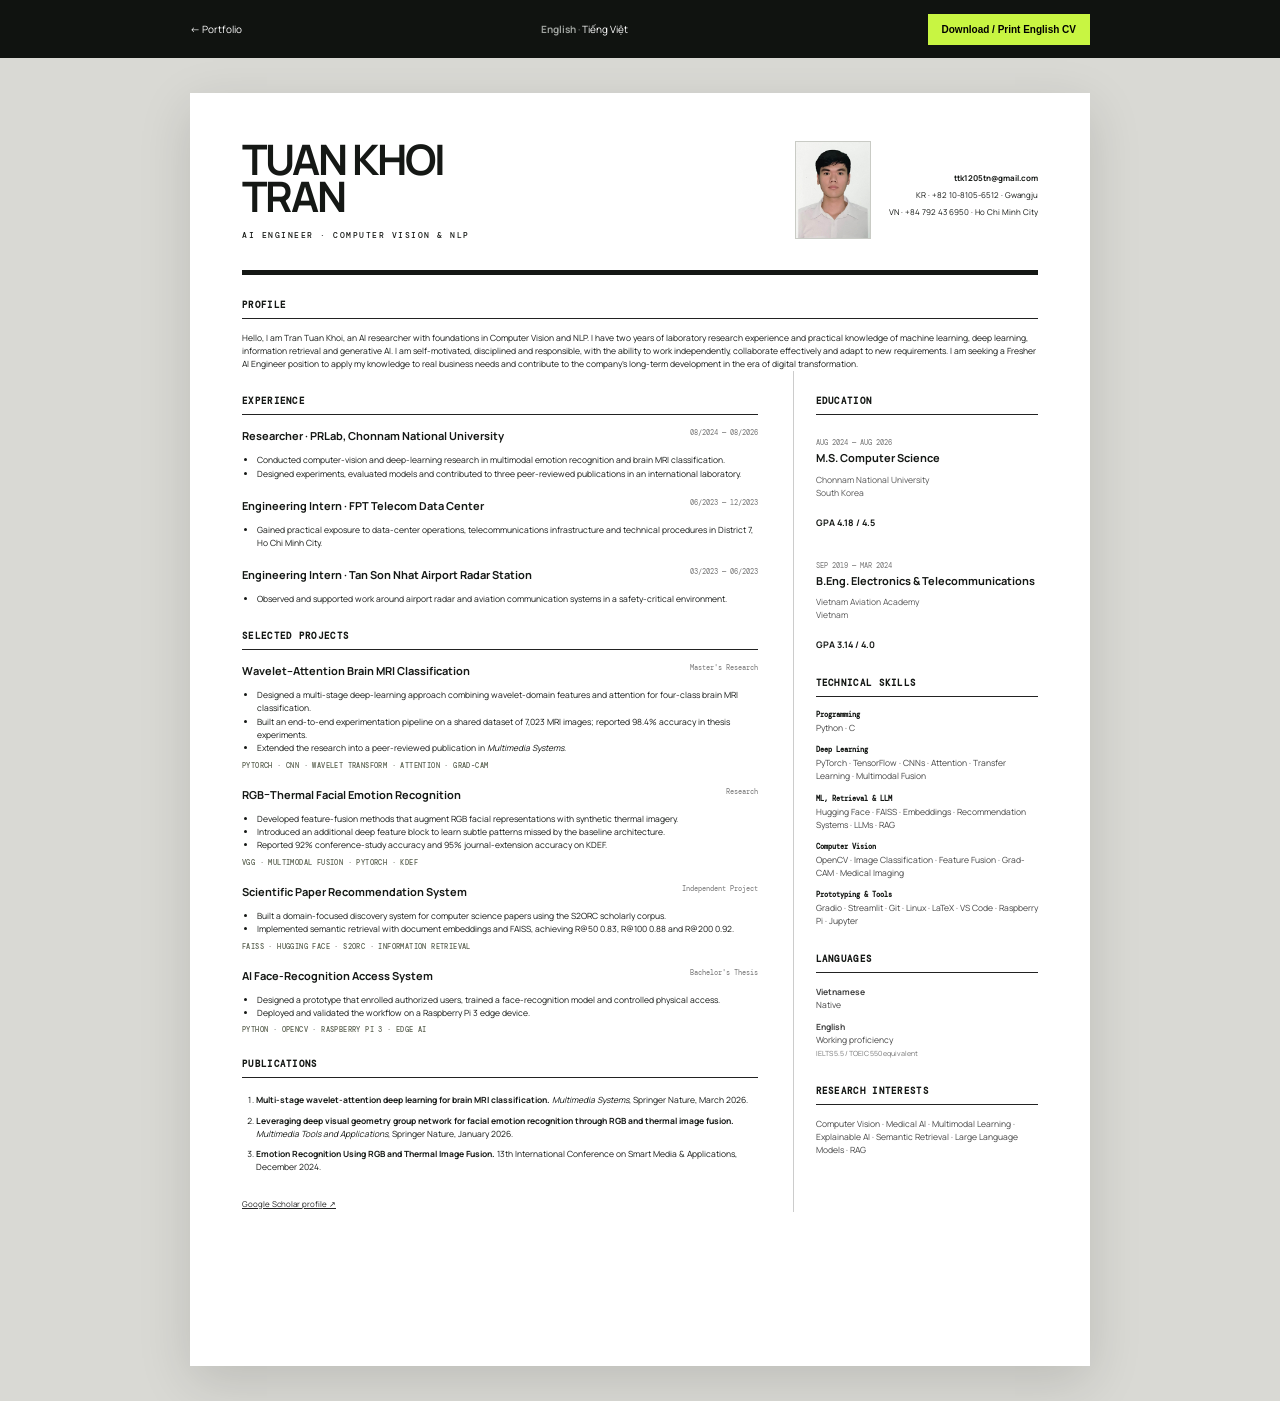
<file: portfolio/cv.html>
<!doctype html><html lang="en"><head><meta charset="UTF-8"><meta name="viewport" content="width=device-width,initial-scale=1"><title>Tuan Khoi Tran · Résumé</title><link rel="stylesheet" href="cv.css?v=readable-20260819"><link rel="stylesheet" href="cv-photo.css?v=readable-20260819"><link rel="stylesheet" href="cv-print-fix.css?v=readable-20260819"></head><body>
<div class="toolbar"><a href="index.html?v=fresher-20260819">← Portfolio</a><span><b>English</b> · <a href="cv-vi.html?v=fresher-20260819">Tiếng Việt</a></span><button onclick="window.print()">Download / Print English CV</button></div>
<main class="resume">
  <header><div><h1>TUAN KHOI<br>TRAN</h1><p>AI ENGINEER · COMPUTER VISION & NLP</p></div><img class="cv-photo" src="anhcanhan.jpeg?v=photo-b82a62e" alt="Portrait of Tran Tuan Khoi" width="968" height="1343"><div class="contact"><b>ttk1205tn@gmail.com</b><span>KR · +82 10-8105-6512 · Gwangju</span><span>VN · +84 792 43 6950 · Ho Chi Minh City</span></div></header>
  <section class="summary"><h2>PROFILE</h2><p>Hello, I am Tran Tuan Khoi, an AI researcher with foundations in Computer Vision and NLP. I have two years of laboratory research experience and practical knowledge of machine learning, deep learning, information retrieval and generative AI. I am self-motivated, disciplined and responsible, with the ability to work independently, collaborate effectively and adapt to new requirements. I am seeking a Fresher AI Engineer position to apply my knowledge to real business needs and contribute to the company's long-term development in the era of digital transformation.</p></section>
  <div class="columns"><div class="maincol">
    <section><h2>EXPERIENCE</h2>
      <article><div class="title"><h3>Researcher · PRLab, Chonnam National University</h3><time>08/2024 — 08/2026</time></div><ul><li>Conducted computer-vision and deep-learning research in multimodal emotion recognition and brain MRI classification.</li><li>Designed experiments, evaluated models and contributed to three peer-reviewed publications in an international laboratory.</li></ul></article>
      <article><div class="title"><h3>Engineering Intern · FPT Telecom Data Center</h3><time>06/2023 — 12/2023</time></div><ul><li>Gained practical exposure to data-center operations, telecommunications infrastructure and technical procedures in District 7, Ho Chi Minh City.</li></ul></article>
      <article><div class="title"><h3>Engineering Intern · Tan Son Nhat Airport Radar Station</h3><time>03/2023 — 06/2023</time></div><ul><li>Observed and supported work around airport radar and aviation communication systems in a safety-critical environment.</li></ul></article>
    </section>
    <section><h2>SELECTED PROJECTS</h2>
      <article><div class="title"><h3>Wavelet–Attention Brain MRI Classification</h3><time>Master's Research</time></div><ul><li>Designed a multi-stage deep-learning approach combining wavelet-domain features and attention for four-class brain MRI classification.</li><li>Built an end-to-end experimentation pipeline on a shared dataset of 7,023 MRI images; reported 98.4% accuracy in thesis experiments.</li><li>Extended the research into a peer-reviewed publication in <i>Multimedia Systems</i>.</li></ul><p class="tech">PYTORCH · CNN · WAVELET TRANSFORM · ATTENTION · GRAD-CAM</p></article>
      <article><div class="title"><h3>RGB–Thermal Facial Emotion Recognition</h3><time>Research</time></div><ul><li>Developed feature-fusion methods that augment RGB facial representations with synthetic thermal imagery.</li><li>Introduced an additional deep feature block to learn subtle patterns missed by the baseline architecture.</li><li>Reported 92% conference-study accuracy and 95% journal-extension accuracy on KDEF.</li></ul><p class="tech">VGG · MULTIMODAL FUSION · PYTORCH · KDEF</p></article>
      <article><div class="title"><h3>Scientific Paper Recommendation System</h3><time>Independent Project</time></div><ul><li>Built a domain-focused discovery system for computer science papers using the S2ORC scholarly corpus.</li><li>Implemented semantic retrieval with document embeddings and FAISS, achieving R@50 0.83, R@100 0.88 and R@200 0.92.</li></ul><p class="tech">FAISS · HUGGING FACE · S2ORC · INFORMATION RETRIEVAL</p></article>
      <article><div class="title"><h3>AI Face-Recognition Access System</h3><time>Bachelor's Thesis</time></div><ul><li>Designed a prototype that enrolled authorized users, trained a face-recognition model and controlled physical access.</li><li>Deployed and validated the workflow on a Raspberry Pi 3 edge device.</li></ul><p class="tech">PYTHON · OPENCV · RASPBERRY PI 3 · EDGE AI</p></article>
    </section>
    <section><h2>PUBLICATIONS</h2><ol class="pubs"><li><b>Multi-stage wavelet-attention deep learning for brain MRI classification.</b> <i>Multimedia Systems</i>, Springer Nature, March 2026.</li><li><b>Leveraging deep visual geometry group network for facial emotion recognition through RGB and thermal image fusion.</b> <i>Multimedia Tools and Applications</i>, Springer Nature, January 2026.</li><li><b>Emotion Recognition Using RGB and Thermal Image Fusion.</b> 13th International Conference on Smart Media & Applications, December 2024.</li></ol><a class="scholar" href="https://scholar.google.com/citations?user=8_Ee5VsAAAAJ&hl=en">Google Scholar profile ↗</a></section>
  </div><aside>
    <section><h2>EDUCATION</h2><article><time>AUG 2024 — AUG 2026</time><h3>M.S. Computer Science</h3><p>Chonnam National University<br>South Korea</p><strong>GPA 4.18 / 4.5</strong></article><article><time>SEP 2019 — MAR 2024</time><h3>B.Eng. Electronics & Telecommunications</h3><p>Vietnam Aviation Academy<br>Vietnam</p><strong>GPA 3.14 / 4.0</strong></article></section>
    <section><h2>TECHNICAL SKILLS</h2><h4>Programming</h4><p>Python · C</p><h4>Deep Learning</h4><p>PyTorch · TensorFlow · CNNs · Attention · Transfer Learning · Multimodal Fusion</p><h4>ML, Retrieval & LLM</h4><p>Hugging Face · FAISS · Embeddings · Recommendation Systems · LLMs · RAG</p><h4>Computer Vision</h4><p>OpenCV · Image Classification · Feature Fusion · Grad-CAM · Medical Imaging</p><h4>Prototyping & Tools</h4><p>Gradio · Streamlit · Git · Linux · LaTeX · VS Code · Raspberry Pi · Jupyter</p></section>
    <section><h2>LANGUAGES</h2><p><b>Vietnamese</b><br>Native</p><p><b>English</b><br>Working proficiency<br><small>IELTS 5.5 / TOEIC 550 equivalent</small></p></section>
    <section><h2>RESEARCH INTERESTS</h2><p>Computer Vision · Medical AI · Multimodal Learning · Explainable AI · Semantic Retrieval · Large Language Models · RAG</p></section>
  </aside></div>
</main></body></html>
</file>
<file: styles.css>
@import url('https://fonts.googleapis.com/css2?family=DM+Mono:wght@400;500&family=Manrope:wght@400;500;600;700;800&display=swap');
:root{--bg:#f3f1e8;--surface:#fffef8;--surface-2:#ebe9df;--ink:#20241f;--muted:#6e726a;--line:#dad8ce;--dark:#202820;--lime:#d9f04b;--peach:#f2a97e;--blue:#88b8d8;--shadow:0 12px 34px rgba(33,38,31,.08);--radius:22px}
*{box-sizing:border-box}body{margin:0;background:var(--bg);color:var(--ink);font-family:Manrope,system-ui,sans-serif;min-height:100vh}button,input,select,textarea{font:inherit;color:inherit}button{cursor:pointer}a{color:inherit}.app-shell{display:grid;grid-template-columns:258px minmax(0,1fr);min-height:100vh}.sidebar{background:var(--dark);color:#f5f3e9;padding:28px 20px;position:fixed;width:258px;height:100vh;display:flex;flex-direction:column;z-index:20}.brand{display:flex;gap:12px;align-items:center;font-weight:800;font-size:18px;margin:0 8px 38px}.brand-mark{display:grid;place-items:center;background:var(--lime);color:var(--dark);border-radius:11px;width:42px;height:42px;font-family:'DM Mono';font-size:15px}.brand small,.profile small{display:block;color:#9da398;font-size:10px;font-weight:500;margin-top:2px}.sidebar nav{display:grid;gap:7px}.nav-item{border:0;background:transparent;color:#afb4aa;padding:13px 14px;border-radius:12px;text-align:left;display:flex;align-items:center;gap:14px}.nav-item span{font-size:19px;width:20px;text-align:center}.nav-item b{font-size:13px;font-weight:600}.nav-item:hover,.nav-item.active{background:#323b31;color:#fff}.nav-item.active{box-shadow:inset 3px 0 var(--lime)}.sidebar-bottom{margin-top:auto}.quote{border:1px solid #3d473b;border-radius:14px;padding:14px;margin:12px 4px;color:#c7ccc1;font-size:11px;line-height:1.6;display:flex;gap:8px}.quote span{color:var(--lime);font-size:24px}.quote p{margin:0}.profile{border-top:1px solid #384037;margin-top:12px;padding:18px 5px 0;display:flex;align-items:center;gap:10px}.avatar{width:34px;height:34px;border-radius:50%;background:var(--peach);color:var(--dark);display:grid;place-items:center;font-weight:800;font-size:12px}.profile strong{font-size:12px}.profile small{font-size:8px}main{grid-column:2;min-width:0}header{height:100px;padding:0 4.5%;display:flex;align-items:center;border-bottom:1px solid var(--line);gap:18px}.header-title{margin-right:auto}.header-title small,.panel-head small,.dialog-head small{font-family:'DM Mono';font-size:9px;letter-spacing:1.3px;color:var(--muted)}.header-title h1{font-size:22px;margin:5px 0 0}.header-actions{display:flex;align-items:center;gap:10px}.icon-button,.lang-switch{border:1px solid var(--line);background:var(--surface);border-radius:11px;height:42px}.icon-button{width:42px;font-size:18px}.lang-switch{display:flex;padding:4px}.lang-switch span{padding:8px 9px;border-radius:7px;font:500 10px 'DM Mono';color:var(--muted)}.lang-switch span.active{background:var(--dark);color:#fff}.primary-button,.secondary-button,.danger-button{border:0;border-radius:11px;padding:12px 17px;font-size:12px;font-weight:700}.primary-button{background:var(--dark);color:#fff}.primary-button:hover{background:#354034}.secondary-button{background:var(--surface);border:1px solid var(--line)}.danger-button{background:#f7ded7;color:#983923}.menu-button{display:none}.view{display:none;padding:42px 4.5% 80px;max-width:1500px;margin:auto}.view.active{display:block}.hero{background:var(--dark);border-radius:28px;color:#fff;min-height:275px;padding:42px 5%;display:flex;justify-content:space-between;overflow:hidden;position:relative}.hero h2{font-size:clamp(30px,4vw,52px);letter-spacing:-2px;line-height:1.06;margin:22px 0 16px}.hero h2 em{font-family:Georgia,serif;font-weight:400;color:var(--lime)}.hero p{color:#b7beb3;max-width:550px;font-size:13px;line-height:1.7}.pill{font:500 9px 'DM Mono';letter-spacing:1.5px;background:var(--lime);color:var(--dark);padding:7px 11px;border-radius:20px;display:inline-block}.hero-art{width:32%;min-width:290px;position:relative}.code-card{position:absolute;right:5%;top:15px;width:270px;height:180px;background:#303a2f;border:1px solid #4b5749;border-radius:18px;padding:22px;transform:rotate(2deg);box-shadow:var(--shadow)}.code-card i{display:inline-block;width:7px;height:7px;border-radius:50%;background:var(--peach);margin-right:4px}.code-card i:nth-child(2){background:var(--lime)}.code-card i:nth-child(3){background:var(--blue)}.code-card pre{font:11px/1.8 'DM Mono';color:#e8e9df}.code-card pre span{color:var(--peach)}.code-card pre b{color:var(--lime)}.code-card pre em{color:var(--blue)}.orbit{position:absolute;background:var(--peach);width:60px;height:60px;border-radius:50%;display:grid;place-items:center;color:var(--dark);right:0;bottom:15px;font-size:25px}.stats-grid{display:grid;grid-template-columns:repeat(4,1fr);gap:15px;margin:20px 0}.stat-card{background:var(--surface);border:1px solid var(--line);border-radius:17px;padding:20px;display:flex;gap:14px;align-items:center;min-height:115px}.stat-card.accent{background:var(--lime);border-color:var(--lime)}.stat-icon{background:var(--surface-2);width:38px;height:38px;border-radius:11px;display:grid;place-items:center}.stat-card small{display:block;color:var(--muted);font-size:10px;margin-bottom:5px}.stat-card strong{font-size:25px}.stat-card strong i{font-size:10px;font-style:normal}.stat-card p{margin:4px 0 0;color:var(--muted);font-size:9px}.progress{height:5px;background:var(--surface-2);border-radius:9px;margin-top:9px;overflow:hidden;width:90px}.progress span{display:block;height:100%;background:var(--dark)}.dashboard-grid{display:grid;grid-template-columns:1.35fr 1fr;gap:18px;margin-top:18px}.panel{background:var(--surface);border:1px solid var(--line);border-radius:var(--radius);padding:24px}.panel-head{display:flex;justify-content:space-between;align-items:flex-start}.panel h3{margin:6px 0 0;font-size:17px}.date-badge,.trend{background:var(--surface-2);border-radius:9px;padding:8px 10px;font:500 10px 'DM Mono'}.empty-state{text-align:center;padding:30px 10px 15px}.empty-icon{width:54px;height:54px;border-radius:16px;background:var(--surface-2);display:grid;place-items:center;margin:auto;font:500 14px 'DM Mono'}.empty-state h4{margin:12px 0 5px}.empty-state p{font-size:11px;color:var(--muted);margin:0 0 17px}.hidden{display:none!important}.today-summary{padding-top:22px}.today-summary .summary-topic{font-size:22px;font-weight:800}.today-summary p{color:var(--muted);font-size:12px;line-height:1.7}.summary-meta{display:flex;gap:8px}.summary-meta span{background:var(--surface-2);border-radius:8px;padding:7px 10px;font-size:10px}.week-chart{height:140px;display:flex;align-items:end;justify-content:space-between;gap:9px;padding-top:22px;border-bottom:1px solid var(--line)}.bar-wrap{height:100%;flex:1;display:flex;flex-direction:column;align-items:center;justify-content:end;gap:6px}.bar{width:100%;max-width:24px;min-height:4px;background:var(--line);border-radius:5px 5px 0 0;transition:.3s}.bar.has-data{background:var(--dark)}.bar-wrap b{font:500 8px 'DM Mono';color:var(--muted);padding-bottom:7px}.chart-caption{display:flex;gap:18px;font-size:9px;color:var(--muted);padding-top:12px}.dot{display:inline-block;width:7px;height:7px;border-radius:2px;margin-right:5px}.dot.study{background:var(--dark)}.dot.rest{background:var(--line)}.recent-panel{margin-top:18px}.text-button{border:0;background:none;font-size:10px;font-weight:700}.log-row{display:grid;grid-template-columns:90px 1fr auto;gap:16px;align-items:center;padding:17px 2px;border-bottom:1px solid var(--line)}.log-row:last-child{border-bottom:0}.log-date strong,.log-date small{display:block}.log-date strong{font-size:11px}.log-date small{font-size:9px;color:var(--muted)}.log-main strong{font-size:12px}.log-main p{font-size:10px;color:var(--muted);margin:4px 0 0;white-space:nowrap;overflow:hidden;text-overflow:ellipsis;max-width:600px}.log-meta{display:flex;align-items:center;gap:8px;font-size:10px}.mood{font-size:18px}.delete-log{border:0;background:transparent;color:#a5523e;font-size:15px}.section-intro{display:flex;align-items:end;justify-content:space-between;margin-bottom:30px}.section-intro h2{font-size:38px;letter-spacing:-1.5px;margin:14px 0 8px}.section-intro p{color:var(--muted);font-size:13px;margin:0}.filter-row{display:flex;gap:12px;margin-bottom:18px}.filter-row input,.filter-row select,.form-grid input,.form-grid select,.form-grid textarea,dialog>form>label input,dialog>form>label select,dialog>form>label textarea,.setting-card input{border:1px solid var(--line);background:var(--surface);border-radius:11px;padding:12px 14px;outline:none}.filter-row input{flex:1}.journal-list{display:grid;gap:12px}.journal-card{background:var(--surface);border:1px solid var(--line);border-radius:18px;padding:22px;display:grid;grid-template-columns:75px 1fr auto;gap:20px}.journal-card .day-box{background:var(--surface-2);border-radius:13px;text-align:center;padding:10px}.day-box strong{display:block;font-size:24px}.day-box small{font:500 9px 'DM Mono'}.journal-card h3{margin:0 0 7px}.journal-card p{color:var(--muted);font-size:11px;line-height:1.6;margin:0}.journal-card .tags{margin-top:12px;display:flex;gap:7px}.tag{background:var(--surface-2);padding:6px 9px;border-radius:7px;font-size:9px}.empty-list{padding:60px;text-align:center;color:var(--muted);background:var(--surface);border:1px dashed var(--line);border-radius:18px}.exercise-filters{display:flex;gap:8px;margin-bottom:20px}.exercise-filters button{border:1px solid var(--line);background:var(--surface);border-radius:20px;padding:8px 15px;font-size:10px}.exercise-filters button.active{background:var(--dark);color:#fff}.exercise-grid{display:grid;grid-template-columns:repeat(3,1fr);gap:15px}.exercise-card{background:var(--surface);border:1px solid var(--line);border-radius:18px;padding:20px;position:relative}.exercise-card.done{opacity:.65}.exercise-card.done h3{text-decoration:line-through}.level{display:inline-block;font:500 8px 'DM Mono';text-transform:uppercase;padding:6px 8px;border-radius:6px;background:#e5efd1}.level.intermediate{background:#dcebf5}.level.advanced{background:#f4ddd5}.exercise-card h3{font-size:15px;margin:15px 0 7px}.exercise-card p{font-size:10px;line-height:1.6;color:var(--muted);min-height:46px}.check-exercise{width:100%;border:1px solid var(--line);border-radius:9px;background:var(--surface-2);padding:9px;font-size:10px;font-weight:700}.done .check-exercise{background:var(--dark);color:white}.roadmap{position:relative;display:grid;gap:15px}.roadmap:before{content:'';position:absolute;left:29px;top:30px;bottom:30px;width:2px;background:var(--line)}.roadmap-item{background:var(--surface);border:1px solid var(--line);border-radius:18px;padding:22px 22px 22px 80px;position:relative}.roadmap-number{position:absolute;left:17px;top:20px;width:26px;height:26px;padding:9px;box-sizing:content-box;border-radius:50%;background:var(--dark);color:#fff;display:grid;place-items:center;font:500 11px 'DM Mono';z-index:1}.roadmap-item.completed .roadmap-number{background:var(--lime);color:var(--dark)}.roadmap-item h3{margin:0 0 6px}.roadmap-item p{font-size:11px;color:var(--muted);margin:0}.roadmap-topics{display:flex;flex-wrap:wrap;gap:6px;margin-top:13px}.roadmap-check{position:absolute;right:20px;top:20px}.insight-stats{grid-template-columns:repeat(3,1fr)}.topic-bars{display:grid;gap:16px;padding-top:20px}.topic-row div:first-child{display:flex;justify-content:space-between;font-size:10px;margin-bottom:7px}.topic-track{height:8px;border-radius:10px;background:var(--surface-2);overflow:hidden}.topic-track span{display:block;height:100%;background:var(--dark);border-radius:10px}.mood-chart{display:flex;align-items:end;justify-content:space-around;min-height:210px;padding-top:25px}.mood-col{text-align:center;font-size:24px}.mood-col div{width:35px;background:var(--lime);border-radius:8px 8px 0 0;margin:8px auto;min-height:5px}.mood-col small{font-size:9px;color:var(--muted)}.settings-grid{display:grid;grid-template-columns:repeat(2,1fr);gap:18px}.setting-card p{font-size:11px;line-height:1.7;color:var(--muted)}.setting-card label{display:grid;gap:8px;font-size:11px;margin:20px 0}.button-stack{display:flex;flex-wrap:wrap;gap:8px;margin-top:18px}.file-button input{display:none}dialog{border:0;border-radius:22px;padding:0;background:var(--surface);color:var(--ink);width:min(620px,92vw);box-shadow:0 30px 90px rgba(0,0,0,.25)}dialog::backdrop{background:rgba(20,24,20,.6);backdrop-filter:blur(3px)}dialog form{padding:27px}.dialog-head{display:flex;justify-content:space-between;margin-bottom:24px}.dialog-head h2{margin:5px 0 0}.close-button{border:0;background:var(--surface-2);border-radius:50%;width:34px;height:34px;font-size:20px}.form-grid{display:grid;grid-template-columns:1fr 1fr;gap:16px}.form-grid label,dialog>form>label{display:grid;gap:7px;font-size:10px}.form-grid .full{grid-column:1/-1}.dialog-actions{display:flex;justify-content:flex-end;gap:9px;margin-top:24px}.toast{position:fixed;right:25px;bottom:25px;background:var(--dark);color:#fff;padding:13px 18px;border-radius:11px;font-size:11px;transform:translateY(80px);opacity:0;transition:.25s;z-index:50}.toast.show{transform:none;opacity:1}
body.dark{--bg:#171b17;--surface:#222822;--surface-2:#303730;--ink:#f2f1e8;--muted:#a9afa6;--line:#394139;--dark:#0f120f;--shadow:0 12px 34px rgba(0,0,0,.2)}body.dark .hero{border:1px solid var(--line)}body.dark .pill{color:#20241f}
@media(max-width:1000px){.stats-grid{grid-template-columns:repeat(2,1fr)}.exercise-grid{grid-template-columns:repeat(2,1fr)}.hero-art{display:none}.dashboard-grid{grid-template-columns:1fr}.settings-grid{grid-template-columns:1fr}}
@media(max-width:760px){.app-shell{display:block}.sidebar{transform:translateX(-100%);transition:.25s;box-shadow:20px 0 50px rgba(0,0,0,.2)}.sidebar.open{transform:none}main{display:block}header{height:78px;padding:0 18px}.menu-button{display:block}.header-title small{display:none}.header-title h1{font-size:17px;margin:0}.header-actions .primary-button span:last-child{display:none}.lang-switch{display:none}.view{padding:25px 16px 60px}.hero{padding:30px 25px;min-height:250px}.hero h2{font-size:33px}.stats-grid{grid-template-columns:1fr 1fr;gap:9px}.stat-card{padding:13px;min-height:95px}.stat-icon{display:none}.stat-card strong{font-size:21px}.section-intro{align-items:flex-start;gap:15px}.section-intro h2{font-size:29px}.section-intro p{display:none}.exercise-grid{grid-template-columns:1fr}.journal-card{grid-template-columns:55px 1fr;gap:13px}.journal-card>:last-child{grid-column:2}.log-row{grid-template-columns:70px 1fr}.log-meta{grid-column:2}.form-grid{grid-template-columns:1fr}.form-grid .full{grid-column:auto}.insight-stats{grid-template-columns:1fr 1fr}}
@media(max-width:420px){.stats-grid{grid-template-columns:1fr}.hero p{font-size:11px}.filter-row{flex-direction:column}}
</file>
<file: portfolio/portfolio.css>
@import url('https://fonts.googleapis.com/css2?family=DM+Mono:wght@400;500&family=Manrope:wght@400;500;600;700;800&family=Playfair+Display:ital,wght@1,500&display=swap');
:root{--black:#0b0d0c;--paper:#f1f0e9;--lime:#c8f542;--orange:#ff7657;--ink:#161916;--muted:#747871;--line:#d1d2c9}*{box-sizing:border-box}html{scroll-behavior:smooth}body{margin:0;background:var(--paper);color:var(--ink);font-family:Manrope,sans-serif}.noise{position:fixed;inset:0;pointer-events:none;opacity:.025;z-index:99;background-image:url("data:image/svg+xml,%3Csvg viewBox='0 0 180 180' xmlns='http://www.w3.org/2000/svg'%3E%3Cfilter id='n'%3E%3CfeTurbulence type='fractalNoise' baseFrequency='.8' numOctaves='4' stitchTiles='stitch'/%3E%3C/filter%3E%3Crect width='100%25' height='100%25' filter='url(%23n)'/%3E%3C/svg%3E")}a{color:inherit;text-decoration:none}nav{height:82px;display:flex;align-items:center;padding:0 5.5%;position:absolute;top:0;width:100%;z-index:10;color:#fff}.logo{font-size:25px;font-weight:800}.logo span{color:var(--lime)}.navlinks{display:flex;gap:30px;margin:auto}.navlinks a{font-size:11px;color:#a9aea9}.navlinks a:hover{color:#fff}.nav-actions{display:flex;align-items:center;gap:10px}.nav-actions button{background:transparent;color:#fff;border:1px solid #3b403d;border-radius:50%;width:36px;height:36px;font:500 9px DM Mono}.cv-link{font-size:10px;border:1px solid #3b403d;padding:10px 14px;border-radius:20px}.hero{background:var(--black);color:#fff;min-height:100vh;padding:135px 5.5% 0}.availability{display:flex;gap:8px;align-items:center;font:9px DM Mono;letter-spacing:1px;color:#adb2ad}.availability i{width:7px;height:7px;background:var(--lime);border-radius:50%;box-shadow:0 0 0 5px #c8f54218}.hero-grid{display:grid;grid-template-columns:1fr 350px;gap:8%;align-items:center;min-height:600px}.eyebrow,.section-index{font:500 9px DM Mono;letter-spacing:1.7px}.eyebrow{color:var(--lime)}h1{font-size:clamp(50px,6.4vw,98px);line-height:.96;letter-spacing:-5px;margin:25px 0 32px}h1 em{font-family:'Playfair Display',serif;font-weight:500;color:var(--lime)}.lead{max-width:700px;color:#aeb3ae;font-size:15px;line-height:1.8}.hero-cta{display:flex;gap:25px;align-items:center;margin-top:38px;font-size:11px}.primary{background:var(--lime);color:var(--black);font-weight:800;padding:14px 20px;border-radius:2px}.portrait-wrap{position:relative}.portrait-placeholder{height:470px;background:linear-gradient(150deg,#2c322e,#171b18);border:1px solid #373d39;display:grid;place-items:center;position:relative;overflow:hidden}.portrait-placeholder:before,.portrait-placeholder:after{content:'';position:absolute;width:300px;height:300px;border:1px solid #3b423d;border-radius:50%}.portrait-placeholder:after{width:220px;height:220px;border-color:#c8f54244}.portrait-placeholder span{font-size:85px;font-weight:800;color:#3a423c}.portrait-placeholder small{position:absolute;bottom:20px;left:20px;white-space:pre-line;font:8px/1.6 DM Mono;color:#7c837e}.float-tag{position:absolute;right:-25px;bottom:-28px;background:var(--orange);color:var(--black);padding:18px;width:125px;font:500 9px/1.7 DM Mono;transform:rotate(-3deg)}.proof{display:grid;grid-template-columns:repeat(4,1fr);border-top:1px solid #292e2b}.proof>div{padding:25px 20px;border-right:1px solid #292e2b;display:flex;align-items:center;gap:14px}.proof strong{font-size:26px}.proof strong small{font-size:10px}.proof span{font-size:9px;color:#939993;max-width:90px}.manifesto{padding:120px 8%;display:grid;grid-template-columns:25% 1fr}.section-index{color:var(--muted)}.manifesto h2,.section-head h2,.about h2,.contact h2{font-size:clamp(35px,5vw,65px);line-height:1.05;letter-spacing:-2.5px;margin:0}.manifesto>div p{font-size:18px;line-height:1.8;max-width:850px;color:#555a54}.work,.research,.about{padding:105px 5.5%;border-top:1px solid var(--line)}.section-head{display:flex;align-items:end;justify-content:space-between;margin-bottom:55px}.section-head h2{margin-top:15px}.section-head>p,.section-head>a{font-size:10px;color:var(--muted)}.project{border:1px solid var(--line);background:#f8f7f1}.project.featured{display:grid;grid-template-columns:1.1fr 1fr}.project-visual{min-height:410px;display:grid;place-items:center;position:relative;overflow:hidden}.project-copy{padding:48px}.project-no{font:500 8px DM Mono;color:var(--muted);letter-spacing:1px}.project h3{font-size:29px;line-height:1.15;letter-spacing:-1px;margin:17px 0}.project-copy>p,.project-copy li{font-size:12px;line-height:1.75;color:#656a63}.project-copy ul{padding-left:17px}.chips{display:flex;flex-wrap:wrap;gap:6px;margin-top:25px}.chips span{font:8px DM Mono;border:1px solid var(--line);padding:7px 9px;border-radius:15px}.mri{background:#171b18}.scan{width:260px;height:300px;border-radius:48% 48% 45% 45%;background:radial-gradient(circle at 54% 44%,#626c65 0 5%,transparent 6%),radial-gradient(ellipse,#2c3530 45%,#87908a 46% 49%,#222925 50% 63%,#606963 64% 67%,#111512 68%);filter:contrast(1.3);position:relative}.scan:after{content:'';position:absolute;inset:0;background:repeating-radial-gradient(ellipse,transparent 0 9px,#ffffff06 10px)}.scan-core{position:absolute;width:55px;height:42px;border-radius:50%;background:#c8f54244;left:52%;top:39%;box-shadow:0 0 22px #c8f54266}.metric{position:absolute;right:25px;bottom:23px;color:var(--lime);font-size:35px;font-weight:800}.metric small{font:8px DM Mono;color:#9da49f}.project-pair{display:grid;grid-template-columns:1fr 1fr;gap:18px;margin-top:18px}.project.compact .project-visual{min-height:290px}.fusion{background:#e1ddd4;grid-template-columns:1fr auto 1fr;padding:35px;gap:12px}.face{height:180px;width:130px;display:grid;place-items:end center;padding:12px;font:8px DM Mono;border-radius:48% 48% 42% 42%;background:radial-gradient(circle at 35% 38%,#222 0 3px,transparent 4px),radial-gradient(circle at 65% 38%,#222 0 3px,transparent 4px),radial-gradient(ellipse at 50% 65%,transparent 0 16px,#222 17px 19px,transparent 20px),#b4a99e}.face.thermal{background:radial-gradient(circle at 35% 38%,#fff 0 4px,transparent 5px),radial-gradient(circle at 65% 38%,#fff 0 4px,transparent 5px),radial-gradient(circle at center,#ffef5e,#ff7657 40%,#6c2d84 73%,#121545)}.result-row{display:grid;grid-template-columns:auto 1fr auto 1fr;align-items:center;gap:8px;margin-top:20px}.result-row b{font-size:23px}.result-row span{font-size:8px;color:var(--muted)}.retrieval{background:#171b18;color:#fff;grid-template-columns:auto 1fr auto;padding:45px}.query,.docs{border:1px solid #4a514d;padding:15px;font:8px DM Mono}.nodes{height:100px;display:flex;justify-content:space-around;align-items:center;position:relative}.nodes:after{content:'';height:1px;background:#687069;position:absolute;left:0;right:0}.nodes i{width:8px;height:8px;background:var(--lime);border-radius:50%;z-index:1}.nodes i:nth-child(even){background:var(--orange);transform:translateY(25px)}.verify{font-style:italic;border-left:2px solid var(--orange);padding-left:10px}.project.thesis{margin-top:18px;display:grid;grid-template-columns:1fr 1fr;align-items:center}.door-diagram{background:var(--lime);height:100%;display:flex;align-items:center;justify-content:center;gap:15px}.door-diagram span{background:var(--black);color:#fff;padding:16px;font:8px DM Mono}.research{background:var(--black);color:#fff}.research .section-index,.research .section-head>p{color:#8f9690}.pub{display:grid;grid-template-columns:180px 1fr 250px 30px;gap:25px;align-items:center;border-top:1px solid #303531;padding:26px 4px}.pub:hover h3{color:var(--lime)}.pub span{font:8px DM Mono;color:var(--lime)}.pub h3{font-size:16px;line-height:1.4;margin:0;transition:.2s}.pub p{font-size:9px;color:#8f9690}.about-grid{display:grid;grid-template-columns:1fr 1fr;gap:12%;margin-top:40px}.about-grid>div>p{font-size:14px;line-height:1.8;color:#62675f}.education>div{border-top:1px solid var(--line);padding:20px 0;position:relative}.education time{font:8px DM Mono;color:var(--muted)}.education h3{margin:7px 0;font-size:18px}.education p{font-size:10px;color:var(--muted)}.education strong{position:absolute;right:0;top:22px;font-size:11px}.skills{display:grid;grid-template-columns:repeat(5,1fr);gap:10px;margin-top:75px}.skills>div{border-top:3px solid var(--ink);padding:15px 5px}.skills small{font:8px DM Mono;color:var(--muted)}.skills p{font-size:11px;line-height:1.7}.contact{background:var(--lime);padding:100px 8% 55px}.contact h2{font-size:clamp(45px,7vw,100px);max-width:1000px;margin:25px 0}.contact>p:not(.section-index){max-width:620px;font-size:14px}.contact>a{display:inline-block;font-size:clamp(20px,3vw,40px);font-weight:800;margin:35px 0;border-bottom:2px solid}.contact>a span{font-weight:400}.contact-empty{border-top:1px solid #91b122;margin-top:45px;padding-top:20px;display:flex;gap:35px;font:8px DM Mono}.contact-empty b{font-weight:500;color:#59700e}footer{background:var(--black);color:#8f9690;padding:22px 5.5%;display:flex;justify-content:space-between;font-size:8px}.reveal{opacity:0;transform:translateY(15px);transition:.7s ease}.reveal.visible{opacity:1;transform:none}
@media(max-width:900px){.hero-grid{grid-template-columns:1fr}.portrait-wrap{display:none}.proof{grid-template-columns:1fr 1fr}.manifesto,.about-grid{grid-template-columns:1fr;gap:35px}.project.featured,.project.thesis{grid-template-columns:1fr}.project-pair{grid-template-columns:1fr}.skills{grid-template-columns:1fr 1fr}.pub{grid-template-columns:110px 1fr 30px}.pub p{display:none}.door-diagram{min-height:200px}}
@media(max-width:600px){nav{padding:0 20px}.navlinks{display:none}.hero{padding:120px 20px 0}h1{letter-spacing:-3px}.proof{margin-top:45px}.proof>div{padding:18px 5px}.manifesto,.work,.research,.about{padding:75px 20px}.section-head{align-items:start}.section-head>p{display:none}.project-copy{padding:28px}.project-visual{min-height:270px}.mri .scan{transform:scale(.75)}.fusion{padding:20px}.face{width:95px;height:140px}.skills{grid-template-columns:1fr}.pub{grid-template-columns:70px 1fr 20px;gap:12px}.pub h3{font-size:13px}.contact{padding:70px 20px 40px}.contact-empty{flex-direction:column;gap:10px}footer span:nth-child(2){display:none}}
@media(prefers-reduced-motion:reduce){*{scroll-behavior:auto}.reveal{opacity:1;transform:none;transition:none}}
</file>
<file: portfolio/experience.css>
.experience{padding:105px 5.5%;border-top:1px solid var(--line);background:#e6e4da}.timeline{border-top:1px solid var(--ink)}.timeline article{display:grid;grid-template-columns:26% 1fr;gap:35px;padding:34px 4px;border-bottom:1px solid #c3c3b9}.timeline-date{font:500 10px 'DM Mono'}.timeline-date small{display:block;color:var(--muted);margin-top:8px}.timeline article span{font:500 8px 'DM Mono';color:var(--muted);letter-spacing:.8px}.timeline h3{font-size:24px;margin:8px 0}.timeline article p{font-size:11px;line-height:1.75;color:#60645e;max-width:790px;margin:0}@media(max-width:900px){.timeline article{grid-template-columns:1fr;gap:15px}}@media(max-width:600px){.experience{padding:75px 20px}}
</file>
<file: portfolio/updates.css>
.retrieval-results{grid-template-columns:auto 1fr auto 1fr auto 1fr}.retrieval-results b{font-size:20px}.skills{grid-template-columns:repeat(3,1fr)}
.logo{font-size:15px;letter-spacing:.7px}.portrait-wrap{width:350px;min-width:350px;justify-self:end}.portrait-photo{position:relative;width:350px;height:470px;background:#f7f7f3;border-color:#454b47;overflow:hidden}.portrait-photo:before,.portrait-photo:after{display:none}.portrait-photo img{position:absolute;inset:0;width:100%;height:100%;max-width:none;display:block;object-fit:cover;object-position:center center;filter:saturate(.95) contrast(1.02)}.project.featured{grid-template-columns:minmax(0,1.1fr) minmax(0,1fr)}.project-visual,.project-copy{min-width:0}.model-architecture{width:100%;max-width:100%;height:330px;min-height:330px;background:#fff;padding:40px;overflow:hidden}.model-architecture img{width:65%;max-width:65%;height:auto;max-height:230px;object-fit:contain;display:block;transition:transform .35s ease}.model-architecture:hover img{transform:scale(1.01)}.model-architecture .metric{right:16px;bottom:14px;background:var(--black);padding:6px 9px;border-radius:2px;text-shadow:0 1px 4px #000;font-size:24px}.model-architecture .metric small{display:block;margin-top:2px}
@media(max-width:900px){.skills{grid-template-columns:1fr 1fr}}
@media(max-width:600px){.skills{grid-template-columns:1fr}.retrieval-results{grid-template-columns:auto 1fr auto 1fr auto 1fr}.logo{font-size:12px}.model-architecture{height:210px;min-height:210px;padding:22px 14px 38px}.model-architecture img{width:72%;max-width:72%;height:auto;max-height:145px}.model-architecture .metric{font-size:18px;right:8px;bottom:7px}}
</file>
<file: portfolio/cv.css>
@import url('https://fonts.googleapis.com/css2?family=DM+Mono:wght@400;500&family=Manrope:wght@400;500;600;700;800&display=swap');*{box-sizing:border-box}body{margin:0;background:#d9d9d4;color:#151815;font-family:Manrope,sans-serif}.toolbar{height:58px;background:#101310;color:white;display:flex;align-items:center;justify-content:space-between;padding:0 calc((100% - 900px)/2);font-size:10px}.toolbar a{color:white;text-decoration:none}.toolbar span{color:#9ea29e}.toolbar button{background:#c8f542;border:0;padding:10px 14px;font-weight:800;font-size:10px}.resume{width:900px;min-height:1273px;margin:35px auto;background:#fff;padding:48px 52px;box-shadow:0 15px 50px #0002}.resume header{display:flex;justify-content:space-between;border-bottom:5px solid #141714;padding-bottom:22px}.resume h1{font-size:42px;line-height:.88;letter-spacing:-2px;margin:0}.resume header>div>p{font:500 8px DM Mono;letter-spacing:1.5px;margin-top:15px}.contact{display:flex;flex-direction:column;text-align:right;gap:6px;font-size:8px}.contact a{color:inherit}.placeholder{color:#ba4a32!important;background:#fff0eb;padding:2px 4px}.resume h2{font:700 9px DM Mono;letter-spacing:1.3px;border-bottom:1px solid #222;padding-bottom:7px;margin:24px 0 13px}.summary p{font-size:10px;line-height:1.6;margin:0}.columns{display:grid;grid-template-columns:2.1fr 1fr;gap:35px}.maincol article{margin-bottom:17px}.title{display:flex;justify-content:space-between;gap:15px}.resume h3{font-size:11px;margin:0 0 5px}.title time,aside time{font:7px DM Mono;color:#777}.resume ul{padding-left:15px;margin:6px 0}.resume li,.resume p{font-size:8.5px;line-height:1.55}.tech{font:500 6.5px DM Mono!important;letter-spacing:.4px;color:#59604f}.check{color:#ad3f29}.pubs{padding-left:14px}.pubs li{margin-bottom:7px}.scholar{font-size:8px;color:#222}aside{border-left:1px solid #ccc;padding-left:22px}aside article{margin-bottom:20px}aside article p{color:#555}aside strong{font-size:9px}aside h4{font:700 7px DM Mono;margin:10px 0 3px}aside>section>p{margin:3px 0 9px;color:#444}aside small{color:#777}@media(max-width:940px){.toolbar{padding:0 15px}.toolbar span{display:none}.resume{width:100%;margin:0;box-shadow:none}}@media(max-width:650px){.resume{padding:30px 24px}.resume header{flex-direction:column;gap:20px}.contact{text-align:left}.columns{grid-template-columns:1fr}aside{border:0;padding:0}}@media print{@page{size:A4;margin:0}body{background:#fff}.toolbar{display:none}.resume{width:210mm;min-height:297mm;margin:0;box-shadow:none;padding:11mm 12mm}.resume h1{font-size:32px}.resume h2{margin:16px 0 9px}.maincol article{margin-bottom:11px}.placeholder{background:#fff;color:#111!important}}
</file>
<file: portfolio/cv-photo.css>
.cv-photo{width:76px;height:98px;flex:0 0 76px;margin-left:auto;object-fit:cover;object-position:50% 40%;border:1px solid #c9cbc5;background:#f4f4f0;display:block}.contact{margin-left:18px;justify-content:center}
@media(max-width:650px){.cv-photo{width:72px;height:94px;margin-left:0}.contact{margin-left:0}}
@media print{.cv-photo{width:19mm;height:24mm;flex-basis:19mm;object-fit:cover;object-position:50% 40%}.contact{margin-left:4mm}}
</file>
<file: portfolio/cv-print-fix.css>
@media print {
  @page { size: A4; margin: 0; }
  html, body { width: 210mm; }
  .resume { width: 210mm; min-height: 0; padding: 9mm 11mm; }
  .resume header { padding-bottom: 16px; }
  .resume h2 { font-size: 9.5px; }
  .resume h3 { font-size: 11.5px; }
  .contact { font-size: 8.5px; }
  .title time, aside time { font-size: 7.5px; }
  .resume h2 { margin: 13px 0 7px; padding-bottom: 5px; }
  .summary p { font-size: 9.5px; line-height: 1.48; }
  .columns { gap: 30px; }
  .maincol article { margin-bottom: 8px; }
  .resume ul { margin: 4px 0; }
  .resume li, .resume p { font-size: 9px; line-height: 1.42; }
  .pubs li { margin-bottom: 4px; }
  .tech { margin: 4px 0; font-size: 7px !important; }
  aside { padding-left: 18px; }
  aside article { margin-bottom: 14px; }
  aside h4 { margin: 7px 0 2px; }
  aside h4 { font-size: 7.5px; }
  aside strong { font-size: 9.5px; }
  aside > section > p { margin: 2px 0 7px; }
}
</file>
